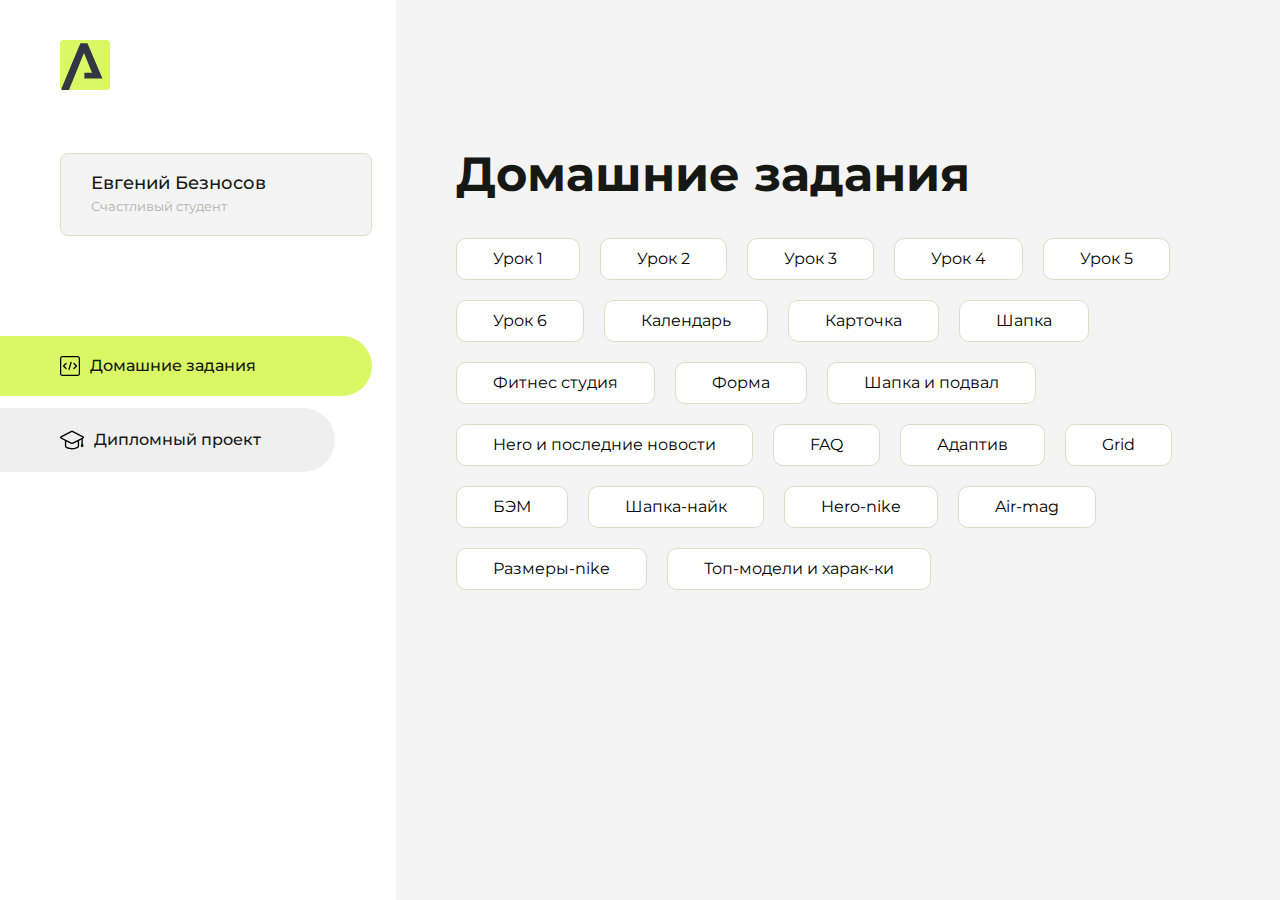
<file: index.html>
<!DOCTYPE html>
<html lang="en">
<head>
    <meta charset="UTF-8">
    <meta name="viewport" content="width=device-width, initial-scale=1.0">
    <title>Домашняя работа</title>
    <link rel="shortcut icon" href="src/logo.ico" type="image/x-icon">
    <link rel="preconnect" href="https://fonts.googleapis.com">
    <link rel="preconnect" href="https://fonts.gstatic.com" crossorigin>
    <link href="https://fonts.googleapis.com/css2?family=Montserrat:wght@400;500;700&family=Rubik:wght@500&display=swap"
          rel="stylesheet">
    <link rel="stylesheet" href="src/style.css">
</head>
<body id="body">
<div class="overlay" id="overlay"></div>
<div class="layout">
    <div class="burger" id="burger">
        <svg viewBox="0 0 24 24" fill="none" xmlns="http://www.w3.org/2000/svg">
            <g id="SVGRepo_bgCarrier" stroke-width="0"></g>
            <g id="SVGRepo_tracerCarrier" stroke-linecap="round" stroke-linejoin="round"></g>
            <g id="SVGRepo_iconCarrier">
                <path d="M4 18L20 18" stroke="#DAF765" stroke-width="2" stroke-linecap="round"></path>
                <path d="M4 12L20 12" stroke="#DAF765" stroke-width="2" stroke-linecap="round"></path>
                <path d="M4 6L20 6" stroke="#DAF765" stroke-width="2" stroke-linecap="round"></path>
            </g>
        </svg>
    </div>
    <aside class="sidebar" id="sidebar">
        <div class="sidebar__inner">
            <div class="logo">
                <svg width="50" height="50" viewBox="0 0 50 50" fill="none" xmlns="http://www.w3.org/2000/svg">
                    <g clip-path="url(#clip0_513_74730)">
                        <path d="M46.17 -0.257004H3.83C1.57281 -0.257004 -0.257 1.57281 -0.257 3.83V46.17C-0.257 48.4272 1.57281 50.257 3.83 50.257H46.17C48.4272 50.257 50.257 48.4272 50.257 46.17V3.83C50.257 1.57281 48.4272 -0.257004 46.17 -0.257004Z"
                              fill="#DAF765"/>
                        <path d="M24.375 38.4H42.461L27.441 3.1585H20.4355C20.4355 3.1585 6.7895 35.881 1.1945 49.294C2.015 50.0275 3.0945 50.257 3.6945 50.257H8.8445L23.954 13.07L32.0465 32.8285H24.375V38.4Z"
                              fill="#323843"/>
                    </g>
                    <defs>
                        <clipPath id="clip0_513_74730">
                            <rect width="50" height="50" fill="white"/>
                        </clipPath>
                    </defs>
                </svg>
            </div>
            <div class="sidebar__user">
                <div class="sidebar__name">Евгений Безносов</div>
                <div class="sidebar__text">Счастливый студент</div>
            </div>
            <div class="sidebar__tabs">
                <div class="sidebar__item">
                    <button class="sidebar__button active" id="tasks">
                        <svg xmlns="http://www.w3.org/2000/svg" width="20" height="20" viewBox="0 0 20 20" fill="none">
                            <g clip-path="url(#clip0_704_74543)">
                                <path d="M17.7083 20H2.29167C1.0275 20 0 18.9725 0 17.7083V2.29167C0 1.0275 1.0275 0 2.29167 0H17.7083C18.9725 0 20 1.0275 20 2.29167V17.7083C20 18.9725 18.9725 20 17.7083 20ZM2.29167 1.25C1.7175 1.25 1.25 1.7175 1.25 2.29167V17.7083C1.25 18.2825 1.7175 18.75 2.29167 18.75H17.7083C18.2825 18.75 18.75 18.2825 18.75 17.7083V2.29167C18.75 1.7175 18.2825 1.25 17.7083 1.25H2.29167Z"
                                      fill="black"/>
                                <path d="M6.04167 13.125C5.88167 13.125 5.72167 13.0642 5.6 12.9417L3.1 10.4417C2.85583 10.1975 2.85583 9.80167 3.1 9.5575L5.6 7.0575C5.84417 6.81333 6.24 6.81333 6.48417 7.0575C6.72833 7.30167 6.72833 7.6975 6.48417 7.94167L4.42583 10L6.48417 12.0583C6.72833 12.3025 6.72833 12.6983 6.48417 12.9425C6.36167 13.0642 6.20167 13.125 6.04167 13.125Z"
                                      fill="black"/>
                                <path d="M8.95833 14.1667C8.9 14.1667 8.84 14.1583 8.78167 14.1417C8.45083 14.0442 8.26083 13.6967 8.35833 13.3658L10.4417 6.28251C10.5392 5.95084 10.8892 5.76417 11.2175 5.85917C11.5483 5.95667 11.7383 6.30417 11.6408 6.63501L9.5575 13.7183C9.47833 13.9908 9.22833 14.1667 8.95833 14.1667Z"
                                      fill="black"/>
                                <path d="M13.9583 13.125C13.7983 13.125 13.6383 13.0642 13.5167 12.9417C13.2725 12.6975 13.2725 12.3017 13.5167 12.0575L15.575 9.99916L13.5167 7.94083C13.2725 7.69666 13.2725 7.30083 13.5167 7.05666C13.7608 6.81249 14.1567 6.81249 14.4008 7.05666L16.9008 9.55666C17.145 9.80083 17.145 10.1967 16.9008 10.4408L14.4008 12.9408C14.2783 13.0642 14.1183 13.125 13.9583 13.125Z"
                                      fill="black"/>
                            </g>
                            <defs>
                                <clipPath id="clip0_704_74543">
                                    <rect width="20" height="20" fill="white"/>
                                </clipPath>
                            </defs>
                        </svg>
                        <span>Домашние задания</span></button>
                </div>
                <div class="sidebar__item">
                    <button class="sidebar__button" id="diplom">
                        <svg xmlns="http://www.w3.org/2000/svg" width="24" height="24" viewBox="0 0 24 24" fill="none">
                            <g clip-path="url(#clip0_704_74553)">
                                <path d="M23.2628 10.5971C23.7176 10.365 24 9.90375 24 9.39337C24 8.883 23.7176 8.42175 23.2628 8.18962L12.6135 2.75362C12.2291 2.55824 11.7705 2.55787 11.3854 2.75399L0.736875 8.19C0.282375 8.42175 0 8.883 0 9.39337C0 9.90375 0.282375 10.365 0.736875 10.5971L4.89038 12.7177V18.2074C4.89038 19.8154 8.412 21.393 12 21.393C15.5884 21.393 19.1096 19.815 19.1096 18.2074V12.7174L21.4609 11.517V15.8017L20.901 17.2305C20.7409 17.6389 20.7934 18.0994 21.0405 18.4616C21.2876 18.8246 21.6979 19.041 22.1366 19.041C22.5754 19.041 22.9852 18.8246 23.2324 18.462C23.4795 18.099 23.532 17.6385 23.3719 17.2301L22.8124 15.8021V10.827L23.2628 10.5971ZM17.7623 18.1721C17.6198 18.6375 15.3491 20.0419 12 20.0419C8.65088 20.0419 6.38025 18.6375 6.2415 18.2074V12.3037L6.23887 12.3019C6.23812 12.057 6.1065 11.8207 5.87325 11.7019L1.3515 9.39337L12 3.95737L22.6489 9.39337L12 14.8294L5.87325 11.7019C5.54063 11.5331 4.6695 11.6674 4.5 12C4.33012 12.3322 4.55813 12.5479 4.89038 12.7177L11.3857 16.0331C11.5781 16.1314 11.7889 16.1805 12 16.1805C12.2107 16.1805 12.4222 16.1314 12.6146 16.0331L17.7593 13.407L17.7623 18.1721Z"
                                      fill="black"/>
                            </g>
                            <defs>
                                <clipPath id="clip0_704_74553">
                                    <rect width="24" height="24" fill="white"/>
                                </clipPath>
                            </defs>
                        </svg>
                        <span>Дипломный проект</span></button>
                </div>
            </div>
        </div>

    </aside>
    <div class="content">
        <div class="container">
            <div class="content__block" id="tasksBlock">
                <div class="content__title">Домашние задания</div>
                <ul class="content__list">
                    <li class="content__list-item">
                        <a href="hello-arokenru/index.html">Урок 1</a>
                    </li>
                         <li class="content__list-item">
                        <a href="homeworklesson10/index.html">Урок 2</a>
                    </li>
                         <li class="content__list-item">
                        <a href="homeworklesson16/index.html">Урок 3</a>
                    </li>
                         <li class="content__list-item">
                        <a href="homeworklesson22/index.html">Урок 4</a>
                    </li>
                         <li class="content__list-item">
                        <a href="homeworklesson34/index.html">Урок 5</a>
                    </li>
                         <li class="content__list-item">
                        <a href="home-work1/index.html">Урок 6</a>
                    </li>
            
                         <li class="content__list-item">
                        <a href="calendar/index.html">Календарь</a>
                    </li>
                         <li class="content__list-item">
                        <a href="kartochka/index.html">Карточка</a>
                    </li>
                               <li class="content__list-item">
                        <a href="header/index.html">Шапка</a>
                    </li>
                         <li class="content__list-item">
                        <a href="fit-studio/article.html">Фитнес студия</a>
                    </li>
                         <li class="content__list-item">
                        <a href="form/index.html">Форма</a>
                    </li>
                         <li class="content__list-item">
                        <a href="fit-studio/index.html">Шапка и подвал</a>
                    </li>
                         <li class="content__list-item">
                        <a href="fit-studio/index.html">Hero и последние новости</a>
                    </li>
                         <li class="content__list-item">
                        <a href="fit-studio/index.html">FAQ</a>
                    </li>
                         <li class="content__list-item">
                        <a href="fit-studio/index.html">Адаптив</a>
                    </li>
                         <li class="content__list-item">
                        <a href="grid/index.html">Grid</a>
                    </li>
                         <li class="content__list-item">
                        <a href="fit-studio/index.html">БЭМ</a>
                    </li>
                         <li class="content__list-item">
                        <a href="nike/index.html">Шапка-найк</a>
                    </li>
                         <li class="content__list-item">
                        <a href="nike/index.html">Hero-nike</a>
                    </li>
                         <li class="content__list-item">
                        <a href="nike/index.html">Air-mag</a>
                    </li>
                         <li class="content__list-item">
                        <a href="nike/index.html">Размеры-nike</a>
                    </li>
                         <li class="content__list-item">
                        <a href="nike/index.html">Топ-модели и харак-ки</a>
                    </li>
              
                </ul>
                
            </div>
            <div class="content__block hidden" id="diplomBlock">
                <div class="content__title">Дипломный проект</div>
                <div class="content__list-diplom">
                    <a href="ПАПКА-С-НОМЕРОМ-УРОКА">Ссылка на ДЗ</a>
                </div>
                <div class="content__decor">
                    <div class="content__decor-text">Давай проверим, чему ты научился!</div>
                    <div class="content__decor-img">
                        <img src="src/decor.png" alt="decor">
                    </div>
                </div>
            </div>
        </div>
    </div>
</div>
<script src="src/index.js"></script>
</body>
</html>
</file>
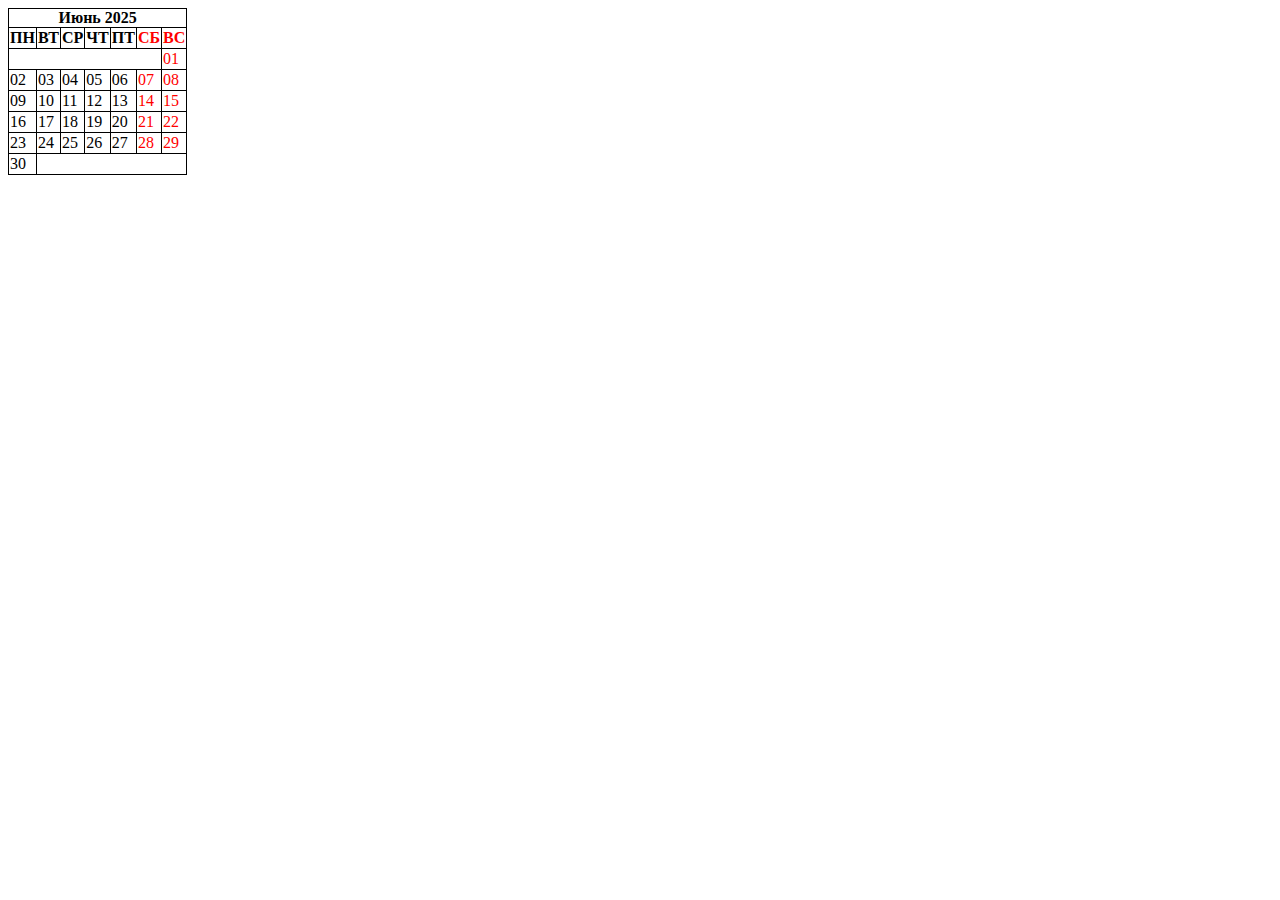
<file: calendar/index.html>
<!DOCTYPE html>
<html lang="ru">
	<head>
		<meta charset="UTF-8" />
		<meta name="viewport" content="width=device-width, initial-scale=1.0" />
		<title>Таблицы</title>
		<link rel="stylesheet" href="./css/style.css" />
	</head>
	<body>
		<table>
			<caption>
				Июнь 2025
			</caption>
			<tr>
				<th>ПН</th>
				<th>ВТ</th>
				<th>СР</th>
				<th>ЧТ</th>
				<th>ПТ</th>
				<th class="weekends">СБ</th>
				<th class="weekends">ВС</th>
			</tr>

			<tr>
				<td colspan="6"></td>
				<td class="weekends">01</td>
			</tr>
			<tr>
				<td>02</td>
				<td>03</td>
				<td>04</td>
				<td>05</td>
				<td>06</td>
				<td class="weekends">07</td>
				<td class="weekends">08</td>
			</tr>
			<tr>
				<td>09</td>
				<td>10</td>
				<td>11</td>
				<td>12</td>
				<td>13</td>
				<td class="weekends">14</td>
				<td class="weekends">15</td>
			</tr>

			<tr>
				<td>16</td>
				<td>17</td>
				<td>18</td>
				<td>19</td>
				<td>20</td>
				<td class="weekends">21</td>
				<td class="weekends">22</td>
			</tr>
			<tr>
				<td>23</td>
				<td>24</td>
				<td>25</td>
				<td>26</td>
				<td>27</td>
				<td class="weekends">28</td>
				<td class="weekends">29</td>
			</tr>
			<tr>
				<td>30</td>
				<td colspan="6"></td>
			</tr>
		</table>
	</body>
</html>
</file>
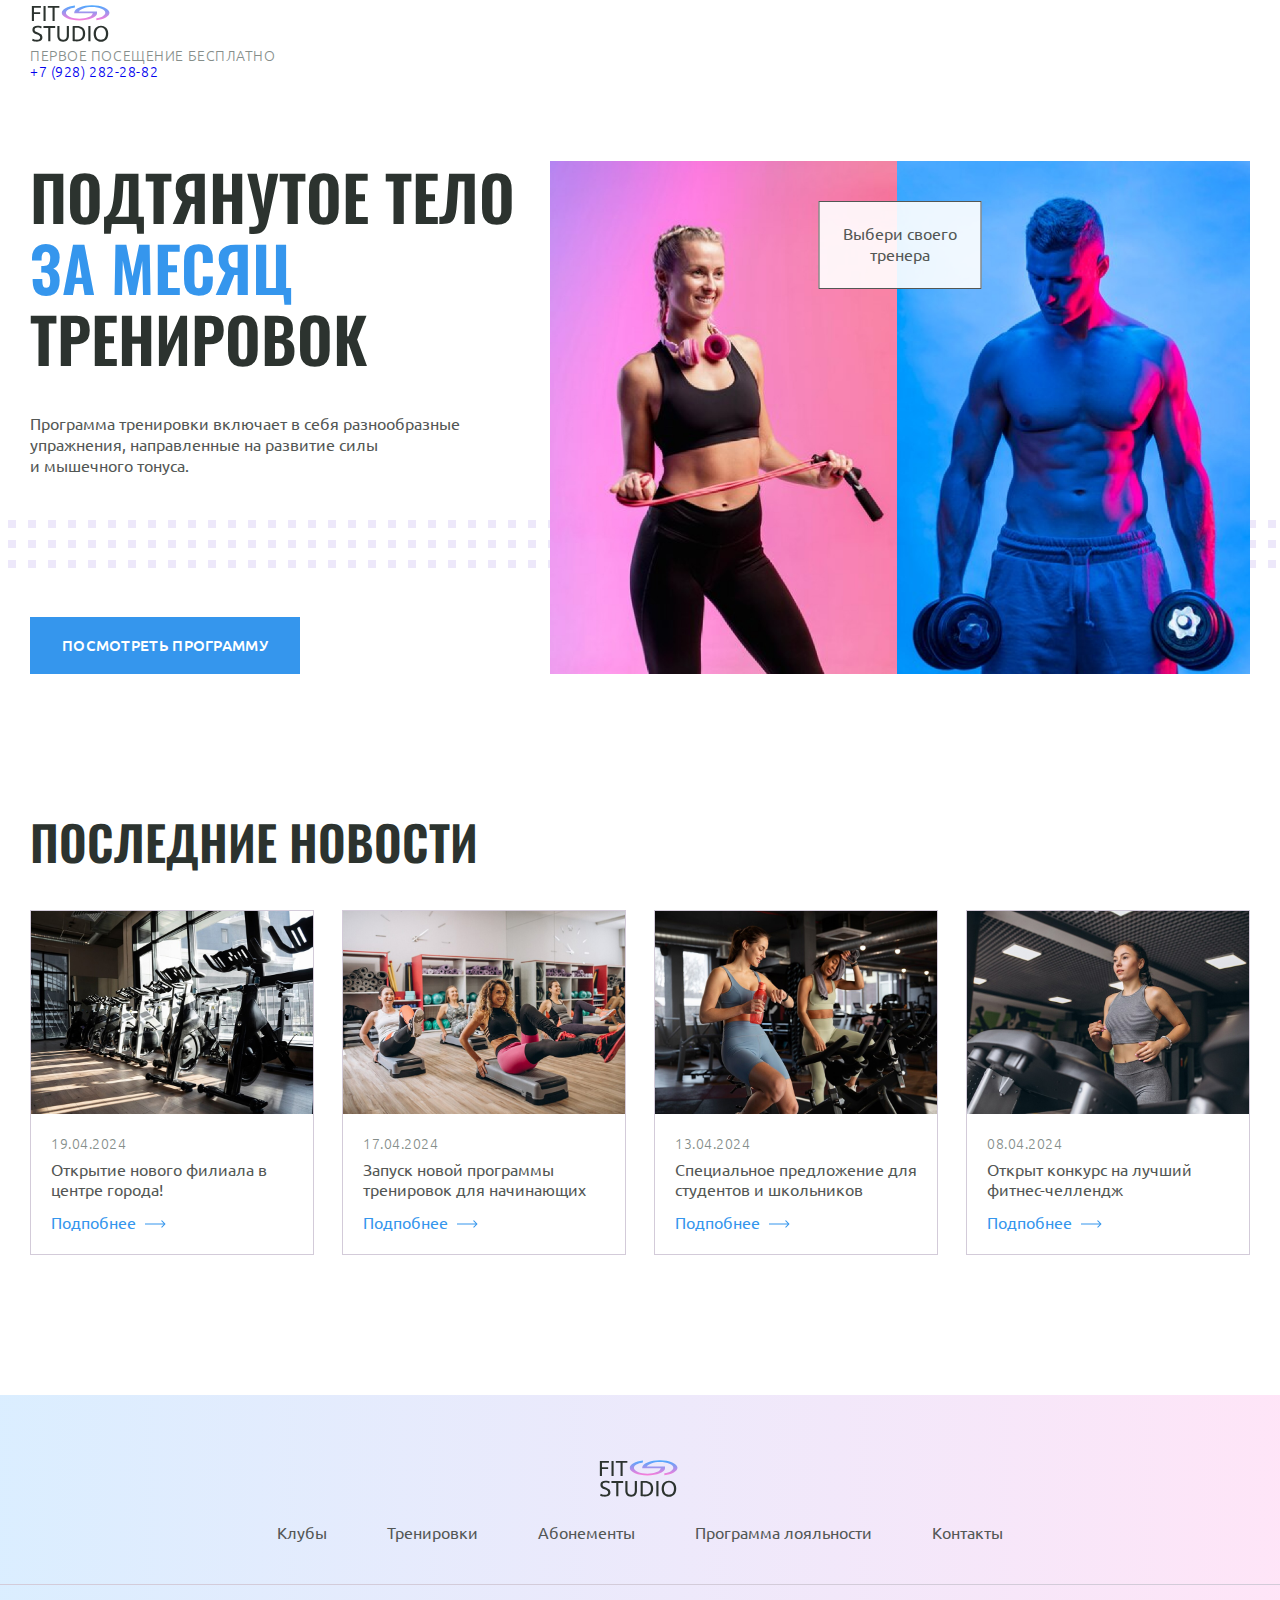
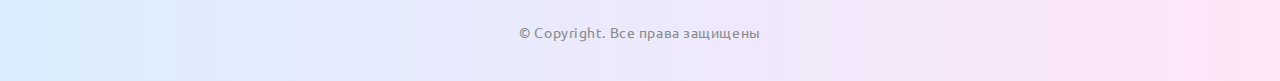
<file: fit-studio/index.html>
<!doctype html>
<html lang="ru">
	<head>
		<meta charset="UTF-8" />
		<meta name="viewport" content="width=device-width, initial-scale=1.0" />
		<title>Fit Studio - Главная</title>
		<link rel="stylesheet" href="./css/normalize.css" />
		<link rel="stylesheet" href="./css/fonts.css" />
		<link rel="stylesheet" href="./css/globals.css" />
		<link rel="stylesheet" href="./css/header.css" />
		<link rel="stylesheet" href="./css/index.css" />
		<link rel="stylesheet" href="./css/footer.css" />
		<link
			rel="icon"
			href="./images/favicon-icon.svg"
			type="image/svg+xml"
			sizes="128x128"
		/>
	</head>
	<body>
		<header>
			<div class="container">
				<div class="header-inner">
					<a href="/">
						<img
							src="./images/logo-icon.svg"
							width="84"
							height="45"
							alt="Логотип Fit Studio"
						/>
					</a>
					<div class="phone text-sub">
						<p>Первое посещение бесплатно</p>
						<a href="tel:+79282822882">+7 (928) 282-28-82</a>
					</div>
				</div>
			</div>
		</header>
		<section class="hero section">
			<div class="container hero-container">
				<div class="hero-info">
					<h1>Подтянутое тело <strong>за месяц</strong> тренировок</h1>
					<p class="text">
						Программа тренировки включает в себя разнообразные упражнения,
						направленные на развитие силы и мышечного тонуса.
					</p>
					<a class="button" href="#">Посмотреть программу</a>
				</div>
				<div class="hero-images">
					<p class="hero-choose text">Выбери своего тренера</p>
					<img
						src="./images/sporty-women-img.jpg"
						width="347"
						height="513"
						alt="Спортивная девушка держит в руках скакалку"
					/>
					<img
						src="./images/sporty-man-img.jpg"
						width="353"
						height="513"
						alt="Спортивный мужчина держит в руках гантели"
					/>
				</div>
			</div>
		</section>
		<section class="news section">
			<div class="container">
				<h2 class="title-large">Последние новости</h2>
				<div class="news-container">
					<article class="news-article">
						<header>
							<img
								src="./images/news/news-1-img.jpg"
								alt="Велодорожки в спортивном зале"
								width="284"
								height="203"
							/>
							<div class="news-info">
								<time class="news-date text-sub" datetime="2024-04-19">
									19.04.2024
								</time>
								<h3 class="text">Открытие нового филиала в центре города!</h3>
							</div>
						</header>
						<footer>
							<a class="news-link" href="article.html">Подпобнее</a>
						</footer>
					</article>
					<article class="news-article">
						<header>
							<img
								src="./images/news/news-2-img.jpg"
								alt="Группа женщин занимается спортом"
								width="284"
								height="203"
							/>
							<div class="news-info">
								<time class="news-date text-sub" datetime="2024-04-17">
									17.04.2024
								</time>
								<h3 class="text">
									Запуск новой программы тренировок для начинающих
								</h3>
							</div>
						</header>
						<footer>
							<a class="news-link" href="article.html">Подпобнее</a>
						</footer>
					</article>
					<article class="news-article">
						<header>
							<img
								src="./images/news/news-3-img.jpg"
								alt="Две девушки занимаются на велотренажере"
								width="284"
								height="203"
							/>
							<div class="news-info">
								<time class="news-date text-sub" datetime="2024-04-13">
									13.04.2024
								</time>
								<h3 class="text">
									Специальное предложение для студентов и школьников
								</h3>
							</div>
						</header>
						<footer>
							<a class="news-link" href="article.html">Подпобнее</a>
						</footer>
					</article>
					<article class="news-article">
						<header>
							<img
								src="./images/news/news-4-img.jpg"
								alt="Девушка на беговой дорожке"
								width="284"
								height="203"
							/>
							<div class="news-info">
								<time class="news-date text-sub" datetime="2024-04-08">
									08.04.2024
								</time>
								<h3 class="text">Открыт конкурс на лучший фитнес-челлендж</h3>
							</div>
						</header>
						<footer>
							<a class="news-link" href="article.html">Подпобнее</a>
						</footer>
					</article>
				</div>
			</div>
		</section>
		<footer class="footer">
			<div class="footer-top">
				<div class="container">
					<a class="footer-logo" href="/">
						<img
							src="./images/logo-icon.svg"
							width="84"
							height="45"
							alt="Логотип Fit Studio"
						/>
					</a>
					<nav class="menu">
						<ul>
							<li><a href="#">Клубы</a></li>
							<li><a href="#">Тренировки</a></li>
							<li><a href="#">Абонементы</a></li>
							<li><a href="#">Программа лояльности</a></li>
							<li><a href="#">Контакты</a></li>
						</ul>
					</nav>
				</div>
			</div>
			<div class="container">
				<p class="copyright">&copy; Copyright. Все права защищены</p>
			</div>
		</footer>
	</body>
</html>
</file>
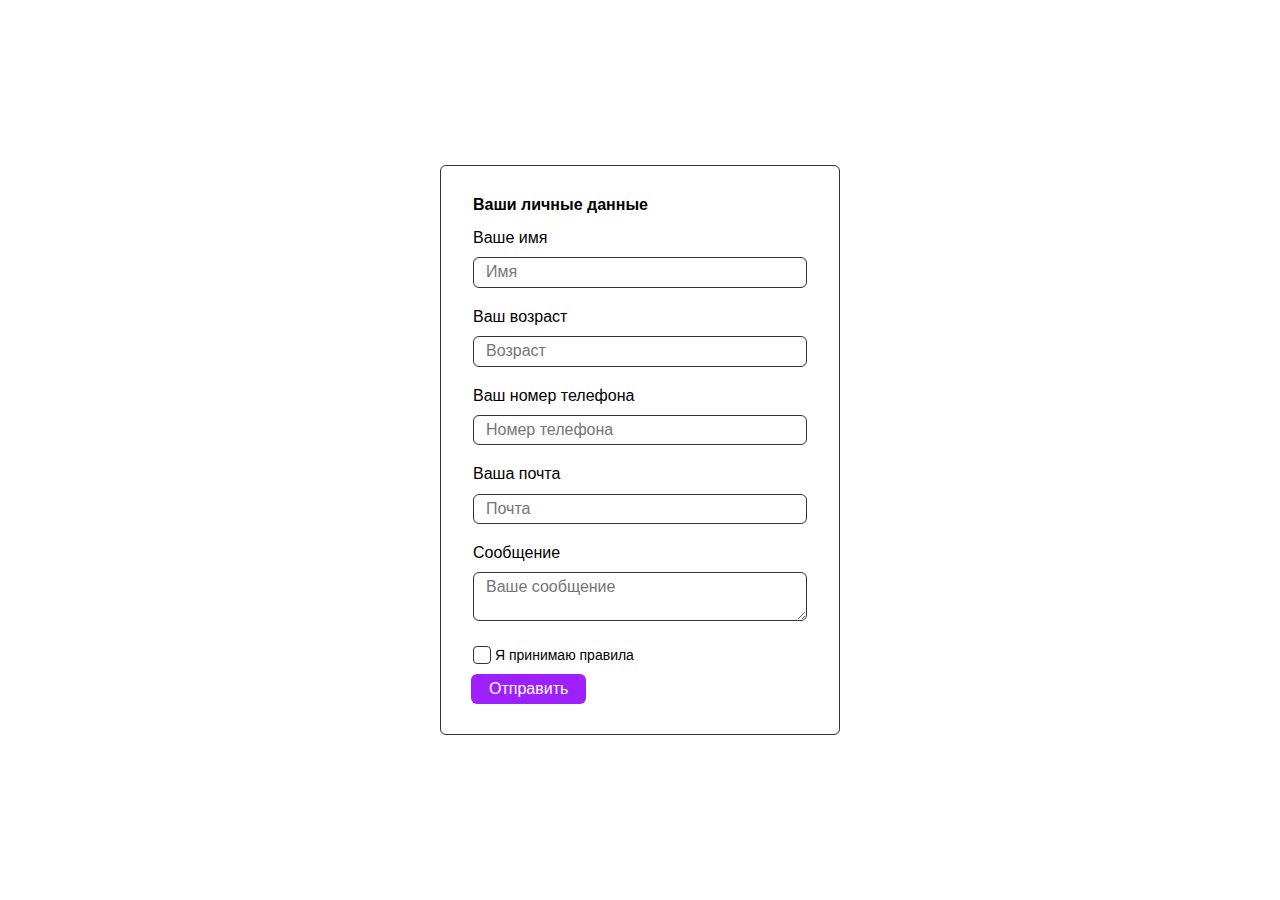
<file: form/index.html>
<!DOCTYPE html>
<html lang="ru">
  <head>
    <meta charset="UTF-8" />
    <meta name="viewport" content="width=device-width, initial-scale=1.0" />
    <title>Стилизация формы</title>
    <link rel="stylesheet" href="./css/normalize.css" />
    <link rel="stylesheet" href="./css/style.css" />
  </head>
  <body>
    <form class="form">
      <fieldset class="form-group">
        <legend class="form-group-title">Ваши личные данные</legend>
        <label for="name" class="label">Ваше имя</label>
        <input
          id="name"
          class="input"
          type="text"
          placeholder="Имя"
          name="name"
          required
        />
        <label for="age" class="label">Ваш возраст</label>
        <input
          id="age"
          class="input"
          type="number"
          placeholder="Возраст"
          name="age"
          required
        />
        <label for="phone" class="label">Ваш номер телефона</label>
        <input
          id="phone"
          class="input"
          type="tel"
          placeholder="Номер телефона"
          name="phone"
          required
        />
        <label for="email" class="label">Ваша почта</label>
        <input
          id="email"
          class="input"
          type="email"
          placeholder="Почта"
          name="email"
          required
        />
      </fieldset>
      <fieldset class="form-group">
        <label for="message" class="label">Сообщение</label>
        <textarea
          id="message"
          class="textarea"
          placeholder="Ваше сообщение"
          name="message"
          required
        ></textarea>
        <label class="label checkbox-label">
          <input class="checkbox" type="checkbox" name="checkbox" required />
          <span class="checkbox-text">Я принимаю правила</span>
        </label>
      </fieldset>
      <button class="button">Отправить</button>
    </form>
  </body>
</html>
</file>
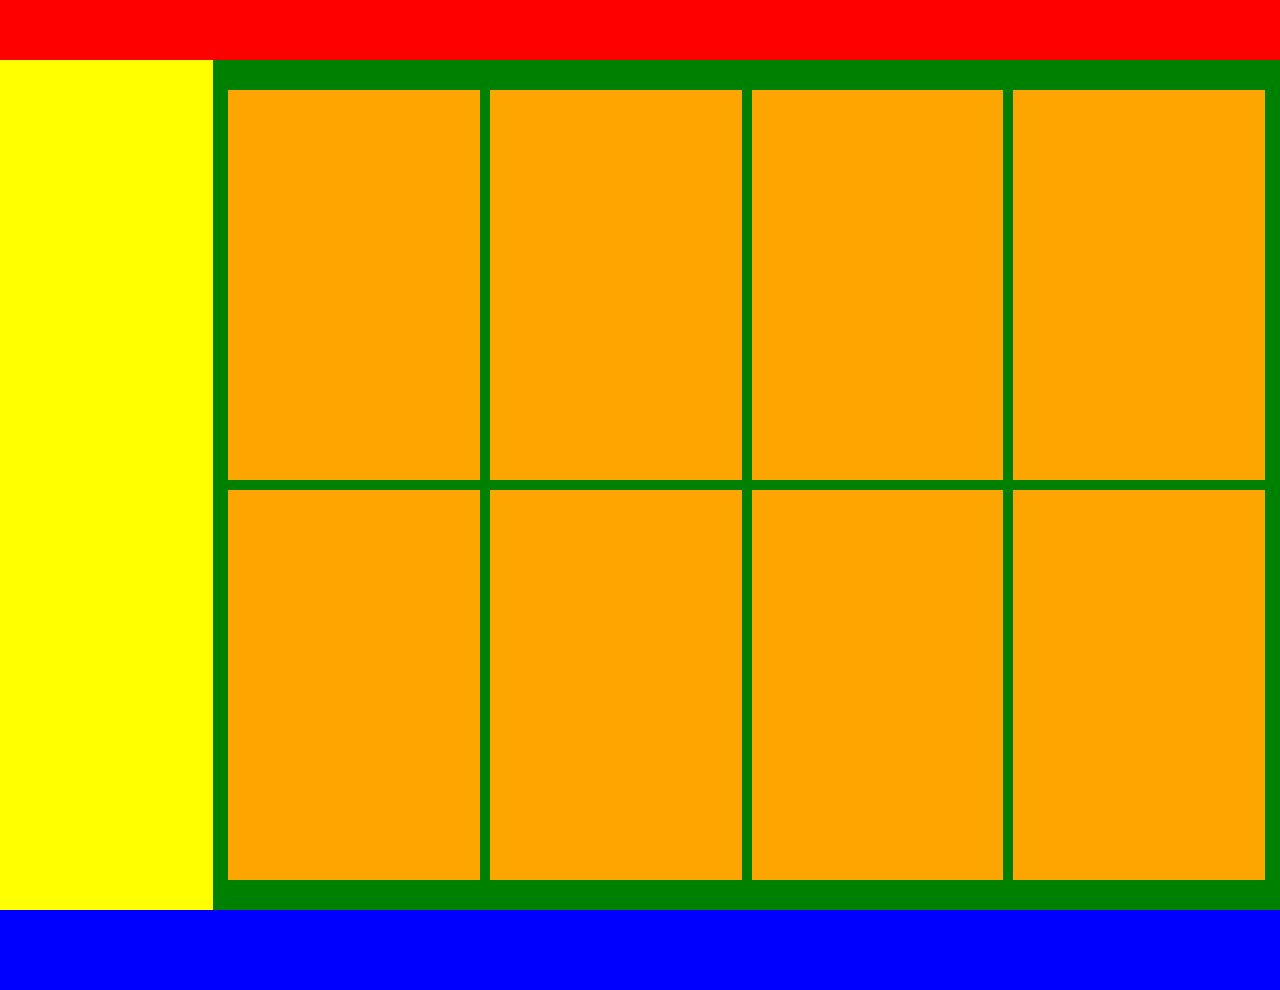
<file: grid/index.html>
<!doctype html>
<html lang="ru">
	<head>
		<meta charset="UTF-8" />
		<meta name="viewport" content="width=device-width, initial-scale=1.0" />
		<title>Grid</title>
		<link rel="stylesheet" href="./index.css" />
	</head>
	<body>
		<div class="wrapper">
			<header class="header"></header>
			<aside class="aside"></aside>
			<main class="main">
				<div class="container grid-container">
					<article class="article"></article>
					<article class="article"></article>
					<article class="article"></article>
					<article class="article"></article>
					<article class="article"></article>
					<article class="article"></article>
					<article class="article"></article>
					<article class="article"></article>
				</div>
			</main>
			<footer class="footer"></footer>
		</div>
	</body>
</html>
</file>
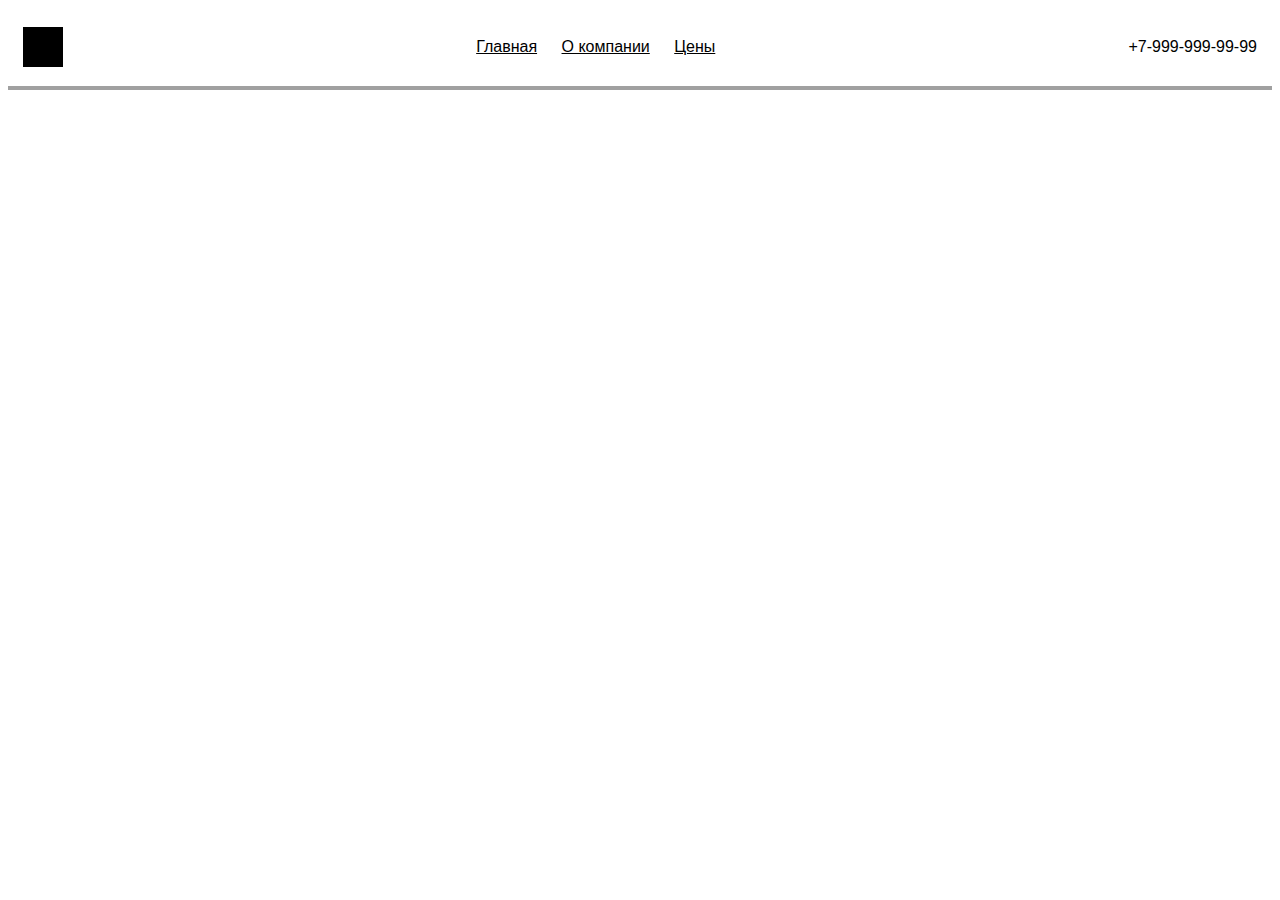
<file: header/index.html>
<!doctype html>
<html lang="ru">
	<head>
		<meta charset="UTF-8" />
		<meta name="viewport" content="width=device-width, initial-scale=1.0" />
		<title>Header</title>
		<link rel="stylesheet" href="./index.css" />
	</head>
	<body>
		<header>
			<a class="logo" href="#"></a>
			<div>
				<a class="nav" href="#">Главная</a>
				<a class="nav" href="#">О компании</a>
				<a class="nav" href="#">Цены</a>
			</div>
			<a class="tel" href="tel:+79999999999">+7-999-999-99-99</a>
		</header>
	</body>
</html>
</file>
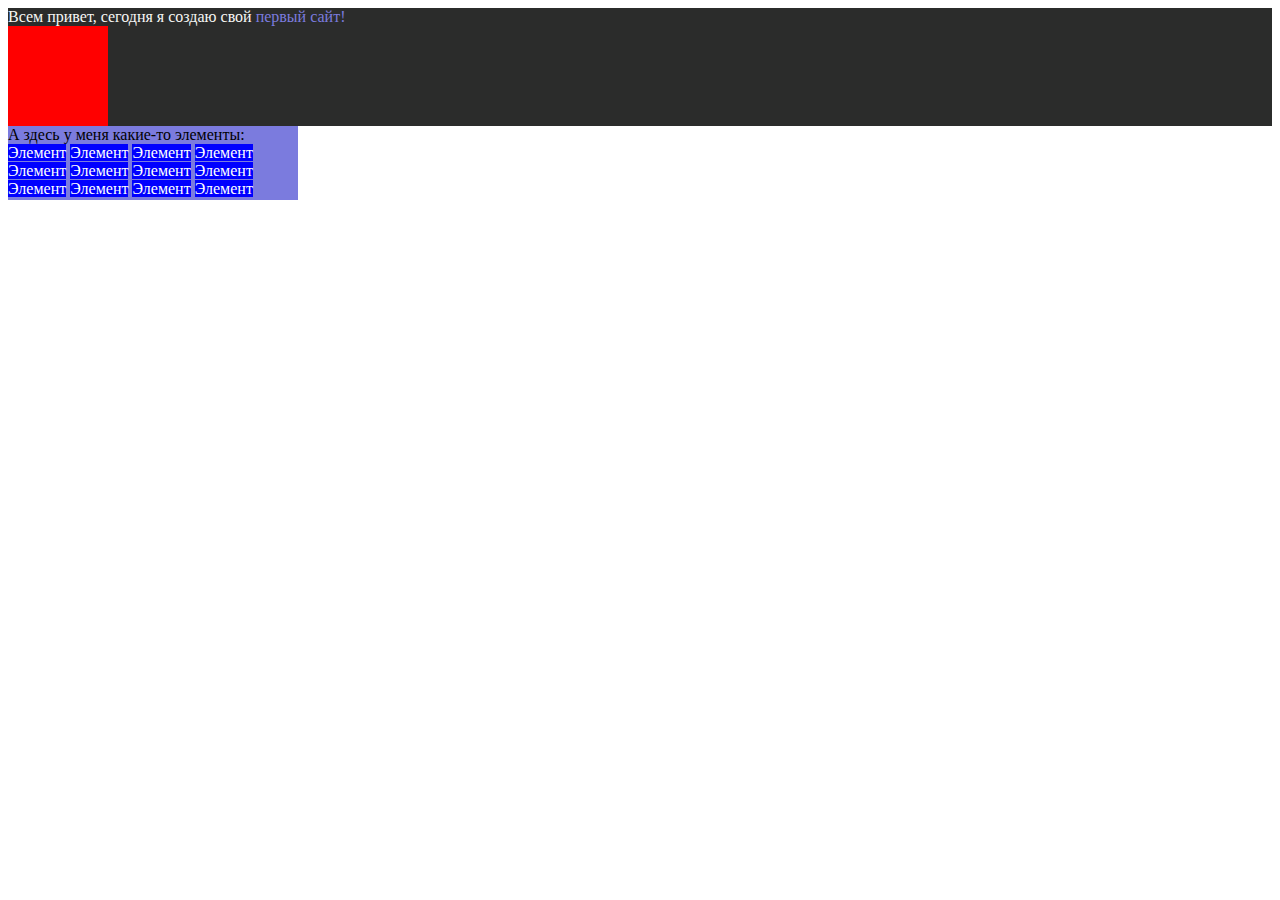
<file: homeworklesson10/index.html>
<!DOCTYPE html>
<html lang="en">
<head>
  <meta charset="UTF-8">
  <meta name="viewport" content="width=device-width, initial-scale=1.0">
  <title>lesson10homework</title>
  <link rel="shortcut icon" href="html-logo.svg" type="image/x-icon">
  <style>

    div {
      background: #2b2c2b;
      color: #f7f7f5;
      height: 118px;
    }
    .block1 {
      background: #2b2c2b;
      color: #7b7bde;
    }
    .block3 {
      background: #7b7bde;
      color: black;
      width: 290px;
      height: 74px;
    }
    .block2 {
      background: red;
      width: 100px;
      height: 100px;
    }
    span {
      background: blue;
      color: white;
    }

  </style>
</head>
<body>
<div>Всем привет, сегодня я создаю свой
  <span class="block1">первый сайт!</span> 
  <div class="block2"></div>
  <div class="block3">А здесь у меня какие-то элементы:       
  <span>Элемент</span>
  <span>Элемент</span>
  <span>Элемент</span>
  <span>Элемент</span>
  <span>Элемент</span>
  <span>Элемент</span>
  <span>Элемент</span>
  <span>Элемент</span>
  <span>Элемент</span>
  <span>Элемент</span>
  <span>Элемент</span>
  <span>Элемент</span>
  </div>
</div>
</body>
</html>
</file>
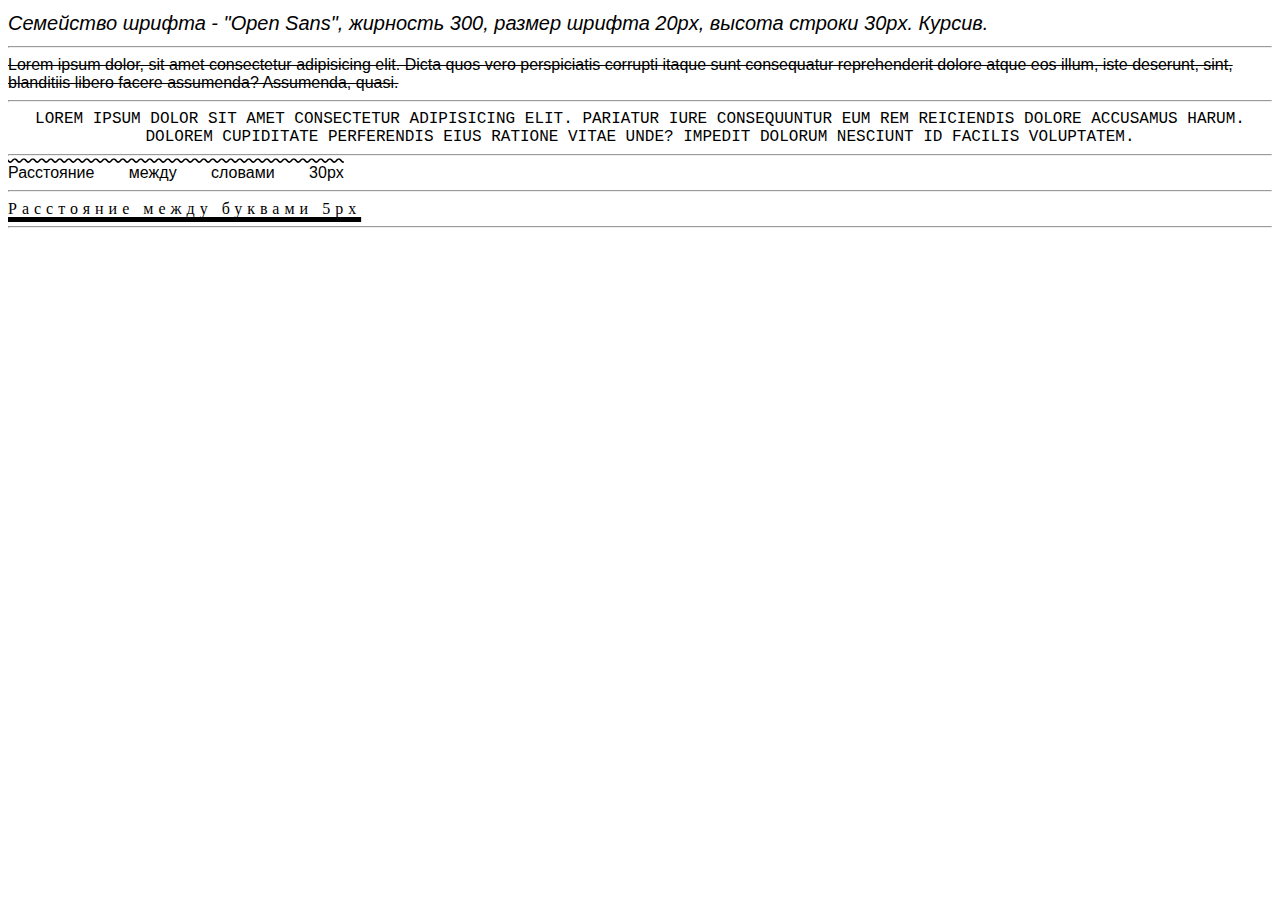
<file: homeworklesson34/index.html>
<!DOCTYPE html>
<html lang="en">

<head>
  <meta charset="UTF-8">
  <meta name="viewport" content="width=device-width, initial-scale=1.0">
  <title>homeworklesson34</title>
  <link rel="shortcut icon" href="html-logo.svg" type="image/x-icon">
  <link rel="stylesheet" href="css/style.css">
</head>

<body>
  <div class="some-text1">
    Семейство шрифта - "Open Sans", жирность 300, размер шрифта 20px, высота строки 30px. Курсив.
  </div>
  <hr>
  <div class="some-text2">
    Lorem ipsum dolor, sit amet consectetur adipisicing elit. Dicta quos vero perspiciatis corrupti itaque sunt
    consequatur reprehenderit dolore atque eos illum, iste deserunt, sint, blanditiis libero facere assumenda?
    Assumenda, quasi.
  </div>
  <hr>
  <div class="some-text3">
    Lorem ipsum dolor sit amet consectetur adipisicing elit. Pariatur iure consequuntur eum rem reiciendis dolore
    accusamus harum. Dolorem cupiditate perferendis eius ratione vitae unde? Impedit dolorum nesciunt id facilis
    voluptatem.
  </div>
  <hr>
  <div class="some-text4">
    Расстояние между словами 30px
    </div>
    <hr>
  <div class="some-text5">
    Расстояние между буквами 5px
  </div>
  <hr>
</body>

</html>
</file>
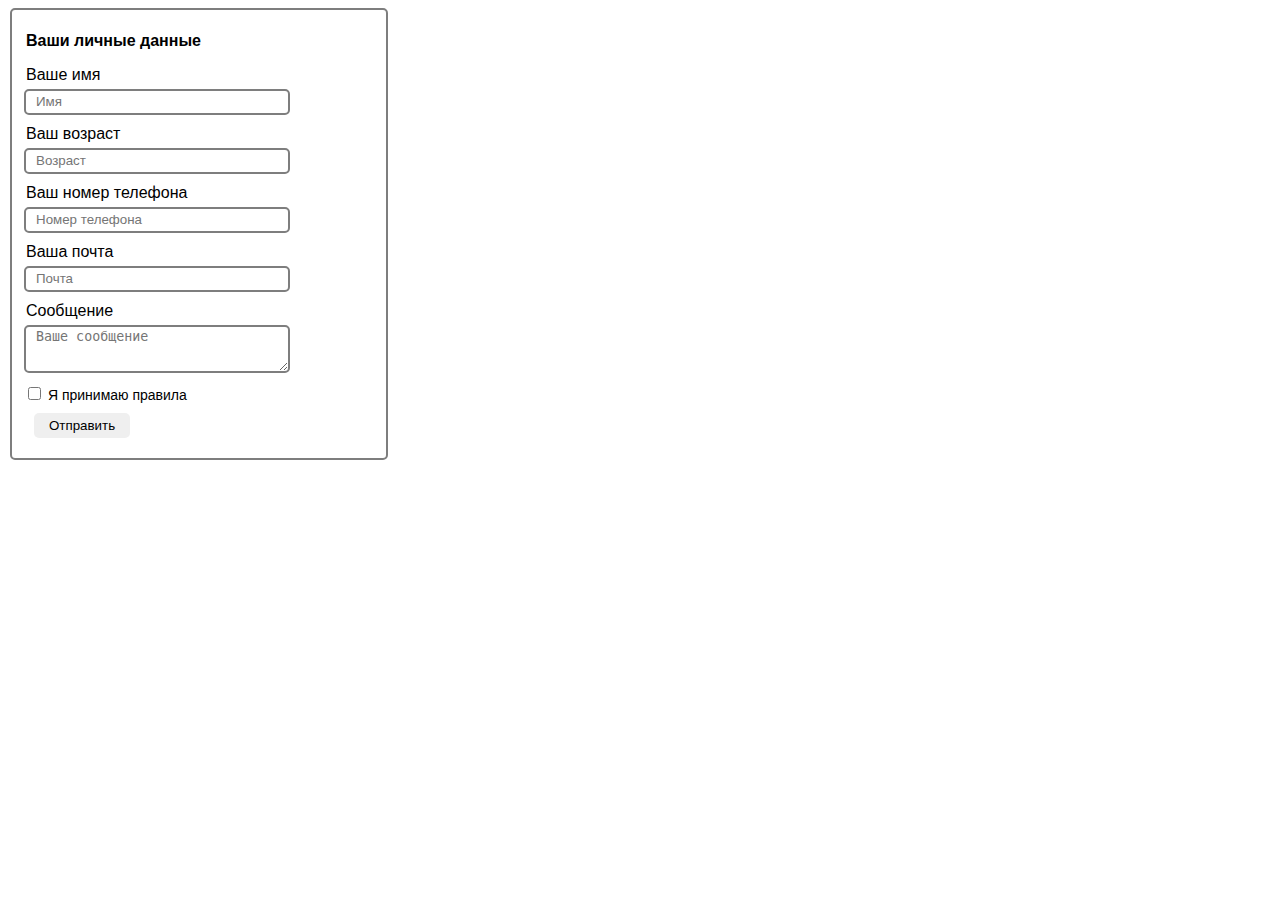
<file: kartochka/index.html>
<!DOCTYPE html>
<html lang="ru">
	<head>
		<meta charset="UTF-8" />
		<meta name="viewport" content="width=device-width, initial-scale=1.0" />
		<title>Таблицы</title>
		<link rel="stylesheet" href="./css/style.css" />
	</head>
	<body>
		<form>
			<fieldset>
				<label>
					<p>Ваши личные данные</p>
					<legend>Ваше имя</legend>
					<input
						class="forma"
						type="text"
						required
						placeholder="Имя"
						name="name"
					/>
					<legend>Ваш возраст</legend>
					<input
						class="forma"
						type="number"
						inputmode="numeric"
						placeholder="Возраст"
						name="age"
					/>
					<legend>Ваш номер телефона</legend>
					<input
						class="forma"
						type="tel"
						inputmode="tel"
						required
						placeholder="Номер телефона"
						name="tel"
					/>
					<legend>Ваша почта</legend>
					<input
						class="forma"
						type="email"
						inputmode="email"
						required
						placeholder="Почта"
						name="email"
					/>

					<legend>Сообщение</legend>
					<textarea required placeholder="Ваше сообщение"></textarea>
					<label class="label">
						<input class="checkbox" type="checkbox" required />
						Я принимаю правила
					</label>
				</label>

				<button>Отправить</button>
			</fieldset>
		</form>
	</body>
</html>
</file>
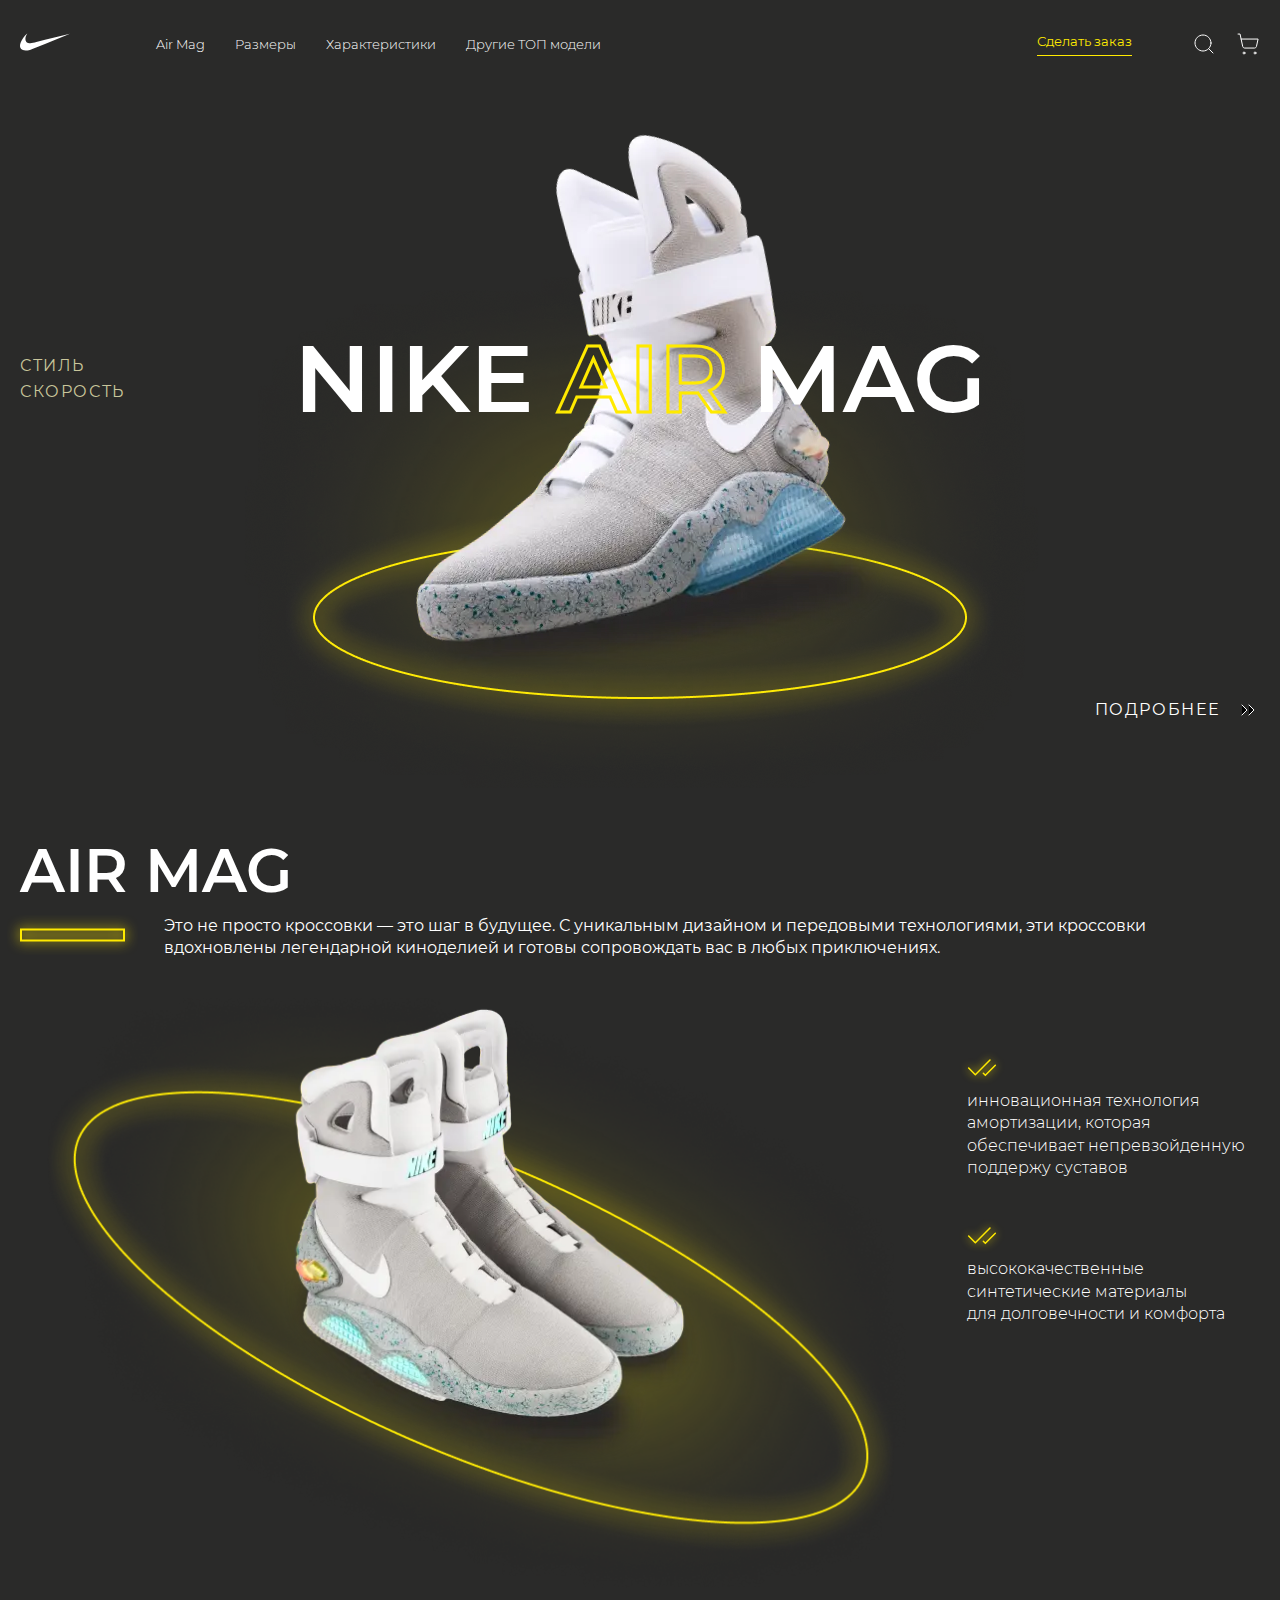
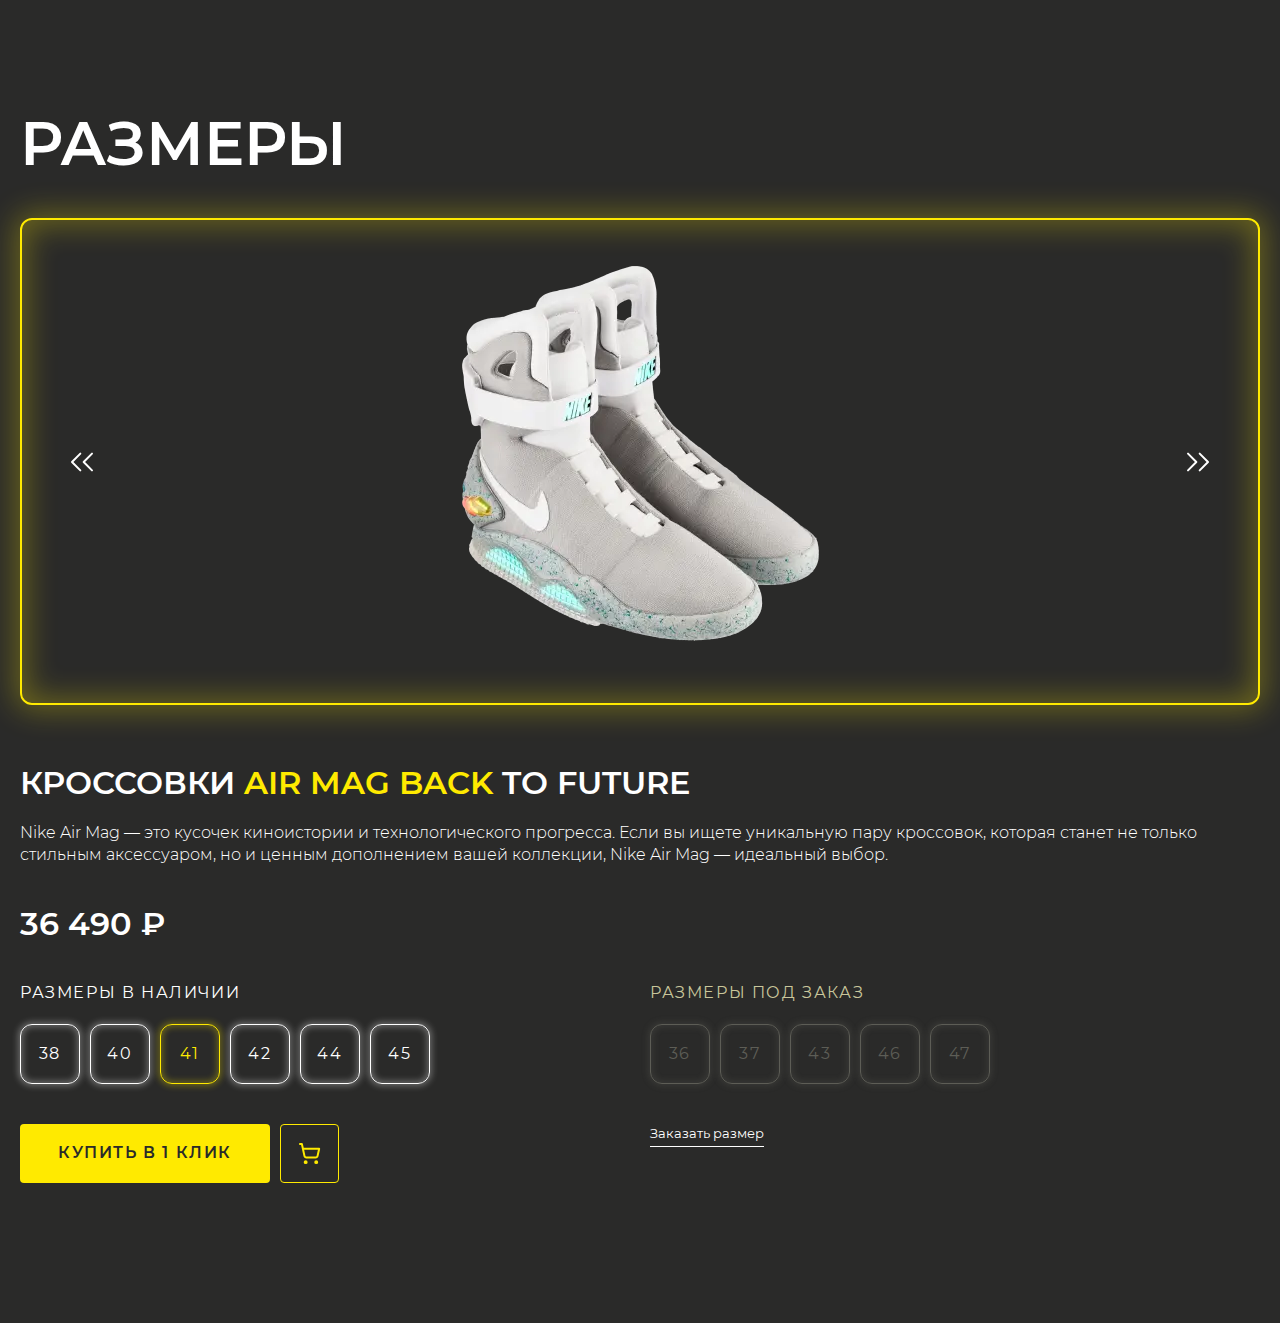
<file: nike/index.html>
<!DOCTYPE html>
<html class="page" lang="ru">
  <head>
    <meta charset="UTF-8" />
    <meta name="viewport" content="width=device-width, initial-scale=1.0" />
    <link rel="stylesheet" href="./css/index.css" />
    <link
      rel="stylesheet"
      href="https://cdn.jsdelivr.net/npm/swiper@11/swiper-bundle.min.css"
    />
    <link
      rel="shortcut icon"
      href="./icons/nike-favicon-48x48.ico"
      type="image/x-icon"
    />
    <script
      src="https://cdn.jsdelivr.net/npm/swiper@11/swiper-bundle.min.js"
      defer
    ></script>
    <script src="./js/index.js" type="module"></script>
    <title>Nike Air Mag</title>
  </head>
  <body class="page__body">
    <header class="header">
      <div class="container header__container">
        <a class="logo header__logo" href="#">
          <img
            class="logo__img"
            src="./icons/logo-icon.svg"
            width="50"
            height="20"
            alt="Логотип Nike"
          />
        </a>
        <nav
          class="menu header__menu"
          id="header__menu"
          aria-label="Главное меню"
        >
          <ul class="menu__list">
            <li class="menu__item">
              <a class="menu__link" href="#air-mag" lang="en">Air Mag</a>
            </li>
            <li class="menu__item">
              <a class="menu__link" href="#sizes">Размеры</a>
            </li>
            <li class="menu__item">
              <a class="menu__link" href="#characteristics">Характеристики</a>
            </li>
            <li class="menu__item">
              <a class="menu__link" href="#top-models">Другие ТОП модели</a>
            </li>
          </ul>
        </nav>
        <div class="header__controls">
          <a class="header__order" href="#">Сделать заказ</a>
          <div class="header__actions">
            <button
              class="header__actions-button"
              title="Поиск"
              aria-label="Поиск"
            >
              <svg width="24" height="24">
                <use
                  class="header__actions-icon"
                  href="./icons/sprite.svg#search"
                ></use>
              </svg>
            </button>
            <button
              class="header__actions-button"
              title="Корзина"
              aria-label="Корзина"
            >
              <svg width="24" height="24">
                <use
                  class="header__actions-icon"
                  href="./icons/sprite.svg#cart"
                ></use>
              </svg>
            </button>
            <button
              class="header__burger burger"
              aria-label="Открыть меню"
              aria-expanded="false"
              aria-controls="header__menu"
            >
              <svg width="24" height="24">
                <use
                  class="burger__icon-menu"
                  href="./icons/sprite.svg#menu-burger"
                ></use>
                <use
                  class="burger__icon-cross"
                  href="./icons/sprite.svg#menu-cross"
                ></use>
              </svg>
            </button>
          </div>
        </div>
      </div>
    </header>
    <main class="main">
      <section class="hero">
        <div class="container hero__container">
          <header class="hero__header">
            <ul class="hero__benefits-list">
              <li class="hero__benefits-item">стиль</li>
              <li class="hero__benefits-item">скорость</li>
            </ul>
            <h1 class="hero__title">
              Nike <span class="hero__title-accent">air</span> mag
            </h1>
          </header>
          <picture>
            <source srcset="./images/nike-air-mag-1.webp" type="image/webp" />
            <img
              class="hero__img"
              src="./images/nike-air-mag-1.png"
              width="846"
              height="713"
              alt="Кроссовок Nike Air Mag с желтым кольцом под подошвой"
            />
          </picture>
          <footer class="hero__footer">
            <a class="hero__details" href="#">
              Подробнее
              <svg width="24" height="24">
                <use
                  class="hero__details-icon"
                  href="./icons/main-sprite.svg#arrow-right"
                ></use>
              </svg>
            </a>
          </footer>
        </div>
      </section>
      <section id="air-mag" class="air-mag">
        <div class="container">
          <h2 class="air-mag__title title-md">Air Mag</h2>
          <p class="air-mag__description text-regular">
            Это не просто кроссовки — это шаг в будущее. С уникальным дизайном и
            передовыми технологиями, эти кроссовки вдохновлены легендарной
            киноделией и готовы сопровождать вас в любых приключениях.
          </p>
          <div class="air-mag__info-wrapper">
            <picture>
              <source srcset="./images/nike-air-mag-2.webp" type="image/webp" />
              <img
                class="air-mag__img"
                src="./images/nike-air-mag-2.png"
                width="911"
                height="635"
                loading="lazy"
                alt="Кроссовки Nike Air Mag с желтым кольцом вокруг"
              />
            </picture>
            <ul class="air-mag__info-list text-light">
              <li class="air-mag__info-item">
                инновационная технология амортизации, которая обеспечивает
                непревзойденную поддержу суставов
              </li>
              <li class="air-mag__info-item">
                высококачественные синтетические материалы для долговечности
                и комфорта
              </li>
            </ul>
          </div>
        </div>
      </section>
      <section id="sizes" class="sizes section">
        <div class="container">
          <h2 class="sizes__title title-md section__title">Размеры</h2>
          <section class="product">
            <div class="product__slider-wrapper">
              <button
                class="product__slider-button product__slider-button--prev"
                aria-label="Предыдущий слайд"
              >
                <svg width="40" height="40">
                  <use
                    class="product__slider-button-icon"
                    href="./icons/main-sprite.svg#double-arrow"
                  ></use>
                </svg>
              </button>
              <div class="swiper product__slider">
                <div class="swiper-wrapper">
                  <div class="swiper-slide">
                    <div class="product__slide-inner">
                      <picture>
                        <source
                          srcset="
                            ./images/product-slides/nike-air-mag-slide-1.webp
                          "
                        />
                        <img
                          src="./images/product-slides/nike-air-mag-slide-1.png"
                          class="product__slide-img"
                          width="357"
                          height="375"
                          alt="Кроссовки Nike Air Mag, вид спереди"
                        />
                      </picture>
                    </div>
                  </div>
                  <div class="swiper-slide">
                    <div class="product__slide-inner">
                      <picture>
                        <source
                          srcset="
                            ./images/product-slides/nike-air-mag-slide-2.webp
                          "
                        />
                        <img
                          src="./images/product-slides/nike-air-mag-slide-2.png"
                          class="product__slide-img"
                          width="408"
                          height="375"
                          alt="Кроссовки Nike Air Mag, вид сзади"
                        />
                      </picture>
                    </div>
                  </div>
                  <div class="swiper-slide">
                    <div class="product__slide-inner">
                      <picture>
                        <source
                          srcset="
                            ./images/product-slides/nike-air-mag-slide-3.webp
                          "
                        />
                        <img
                          src="./images/product-slides/nike-air-mag-slide-3.png"
                          class="product__slide-img"
                          width="442"
                          height="375"
                          alt="Кроссовки Nike Air Mag, вид сбоку"
                        />
                      </picture>
                    </div>
                  </div>
                </div>
              </div>
              <button
                class="product__slider-button product__slider-button--next"
                aria-label="Следующий слайд"
              >
                <svg width="40" height="40">
                  <use
                    class="product__slider-button-icon"
                    href="./icons/main-sprite.svg#double-arrow"
                  ></use>
                </svg>
              </button>
            </div>
            <h3 class="product__title title-sm">
              Кроссовки
              <strong class="product__title-accent">Air Mag Back</strong> To
              Future
            </h3>
            <p class="product__description text-light">
              Nike Air Mag — это кусочек киноистории и технологического
              прогресса. Если вы ищете уникальную пару кроссовок, которая станет
              не только стильным аксессуаром, но и ценным дополнением вашей
              коллекции, Nike Air Mag — идеальный выбор.
            </p>
            <p class="product__price title-sm">36 490 ₽</p>
            <div class="product__sizes-wrapper">
              <section class="product__sizes">
                <h4 class="product__sizes-title product__sizes-title--in-stock">
                  Размеры в наличии
                </h4>
                <div class="product__sizes-list" data-sizes="list">
                  <button
                    class="product__sizes-button"
                    aria-label="Выбрать размер"
                    title="Выбрать размер"
                    data-sizes="button"
                  >
                    38
                  </button>
                  <button
                    class="product__sizes-button"
                    aria-label="Выбрать размер"
                    title="Выбрать размер"
                    data-sizes="button"
                  >
                    40
                  </button>
                  <button
                    class="product__sizes-button product__sizes-button--active"
                    aria-label="Выбрать размер"
                    title="Выбрать размер"
                    data-sizes="button"
                  >
                    41
                  </button>
                  <button
                    class="product__sizes-button"
                    aria-label="Выбрать размер"
                    title="Выбрать размер"
                    data-sizes="button"
                  >
                    42
                  </button>
                  <button
                    class="product__sizes-button"
                    aria-label="Выбрать размер"
                    title="Выбрать размер"
                    data-sizes="button"
                  >
                    44
                  </button>
                  <button
                    class="product__sizes-button"
                    aria-label="Выбрать размер"
                    title="Выбрать размер"
                    data-sizes="button"
                  >
                    45
                  </button>
                </div>
                <div class="product__buy-wrapper">
                  <button class="product__buy-button">Купить в 1 клик</button>
                  <button
                    class="product__cart-button"
                    aria-label="Добавить в корзину"
                    title="Добавить в корзину"
                  >
                    <img
                      src="./icons/cart-icon.svg"
                      width="23"
                      height="23"
                      loading="lazy"
                      alt="Корзина"
                    />
                  </button>
                </div>
              </section>
              <section class="product__sizes">
                <h4 class="product__sizes-title product__sizes-title--to-order">
                  Размеры под заказ
                </h4>
                <div class="product__sizes-list">
                  <button class="product__sizes-button" disabled>36</button>
                  <button class="product__sizes-button" disabled>37</button>
                  <button class="product__sizes-button" disabled>43</button>
                  <button class="product__sizes-button" disabled>46</button>
                  <button class="product__sizes-button" disabled>47</button>
                </div>
                <a href="#" class="product__sizes-order-link">
                  Заказать размер
                </a>
              </section>
            </div>
          </section>
        </div>
      </section>
    </main>
  </body>
</html>
</file>
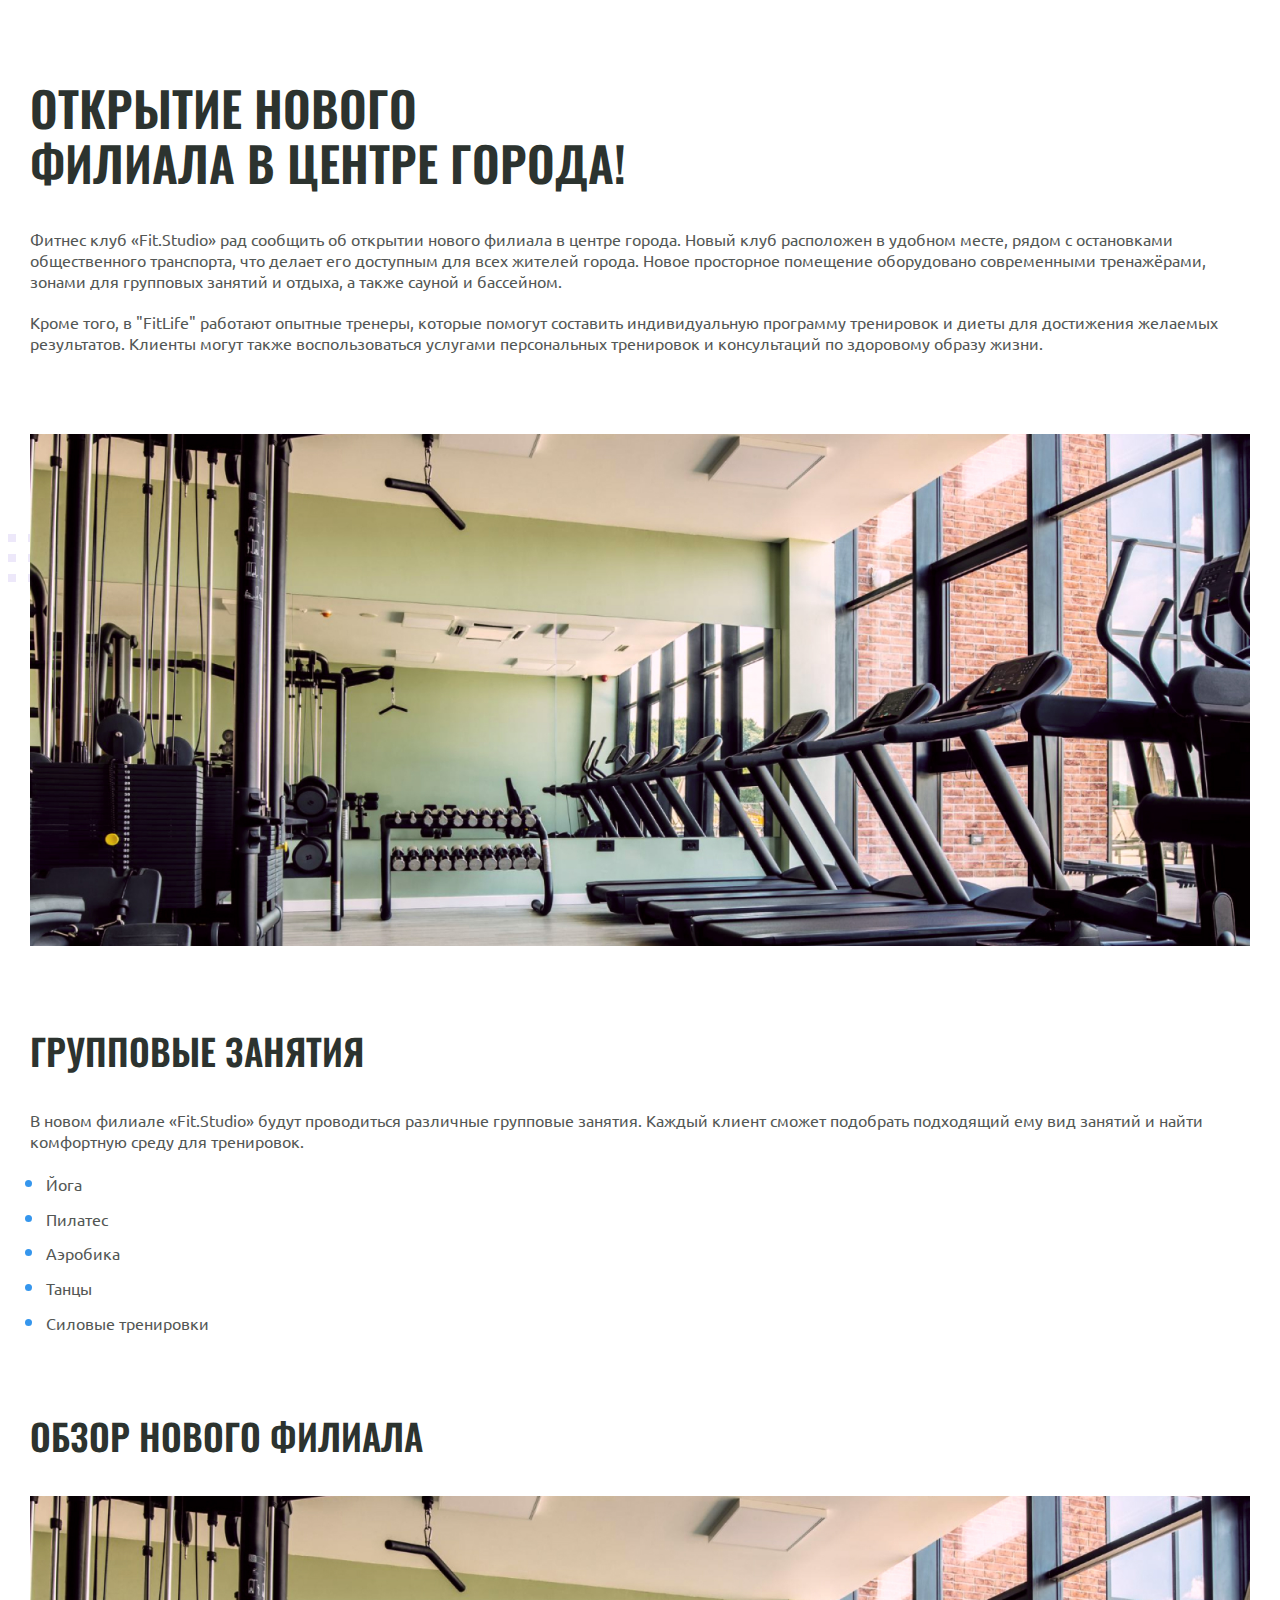
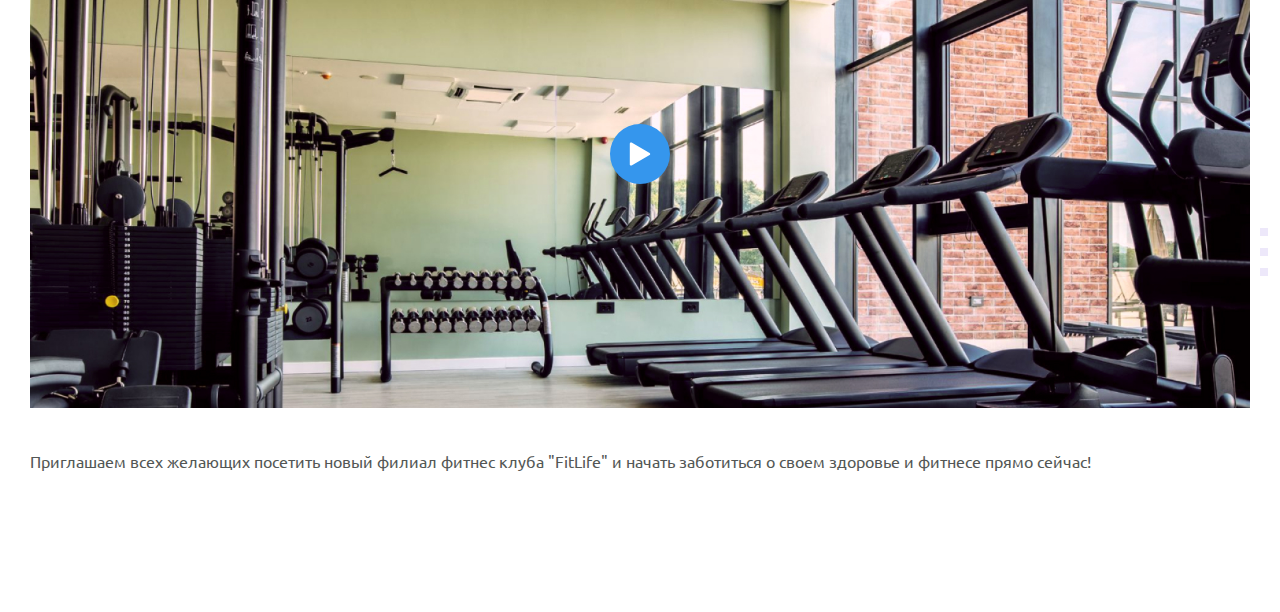
<file: fit-studio/article.html>
<!DOCTYPE html>
<html lang="ru">
  <head>
    <meta charset="UTF-8" />
    <meta name="viewport" content="width=device-width, initial-scale=1.0" />
    <title>Fit Studio - Открытие нового филиала!</title>
    <link rel="stylesheet" href="./css/normalize.css" />
    <link rel="stylesheet" href="./css/fonts.css" />
    <link rel="stylesheet" href="./css/article.css" />
  </head>
  <body>
    <article class="article">
      <div class="container">
        <h1 class="article-title article-title-large">
          Открытие нового филиала в центре города!
        </h1>
        <p class="article-text">
          Фитнес клуб «Fit.Studio» рад сообщить об открытии нового филиала
          в центре города. Новый клуб расположен в удобном месте, рядом
          с остановками общественного транспорта, что делает его доступным
          для всех жителей города. Новое просторное помещение оборудовано
          современными тренажёрами, зонами для групповых занятий и отдыха,
          а также сауной и бассейном.
        </p>
        <p class="article-text article-mb-1">
          Кроме того, в "FitLife" работают опытные тренеры, которые помогут
          составить индивидуальную программу тренировок и диеты для достижения
          желаемых результатов. Клиенты могут также воспользоваться услугами
          персональных тренировок и консультаций по здоровому образу жизни.
        </p>
        <div class="article-decor-wrapper article-decor-wrapper-1 article-mb-1">
          <img
            class="article-img"
            src="./images/gym-img.jpg"
            width="1220"
            height="512"
            alt="Тренажерный зал"
          />
        </div>
        <h2 class="article-title article-title-medium">Групповые занятия</h2>
        <p class="article-text">
          В новом филиале «Fit.Studio» будут проводиться различные групповые
          занятия. Каждый клиент сможет подобрать подходящий ему вид занятий
          и найти комфортную среду для тренировок.
        </p>
        <ul class="article-list article-text article-mb-1">
          <li class="article-item">Йога</li>
          <li class="article-item">Пилатес</li>
          <li class="article-item">Аэробика</li>
          <li class="article-item">Танцы</li>
          <li class="article-item">Силовые тренировки</li>
        </ul>
        <h2 class="article-title article-title-medium">Обзор нового филиала</h2>
        <div class="article-decor-wrapper article-decor-wrapper-2 article-mb-2">
          <button class="article-play-button">
            <img
              src="./images/play-icon.svg"
              width="24"
              height="24"
              alt="Запустить"
            />
          </button>
          <img
            class="article-img"
            src="./images/gym-img.jpg"
            width="1220"
            height="512"
            alt="Тренажерный зал"
          />
        </div>
        <p class="article-text">
          Приглашаем всех желающих посетить новый филиал фитнес клуба "FitLife"
          и начать заботиться о своем здоровье и фитнесе прямо сейчас!
        </p>
      </div>
    </article>
  </body>
</html>
</file>
<file: src/style.css>
*{padding: 0;margin: 0;border: 0;}
*,*:before,*:after{-webkit-box-sizing: border-box;box-sizing: border-box;}
:focus,:active{outline: none;}
a:focus,a:active{outline: none;}
nav,footer,header,aside{display: block;}
html,body{
    height:100%;width:100%;
    font-size:100%;line-height:1;-ms-text-size-adjust:100%;-moz-text-size-adjust:100%;-webkit-text-size-adjust:100%;}
input,button,textarea{font-family:inherit;}
input::-ms-clear{display: none;}
button{cursor: pointer;}
button::-moz-focus-inner{padding:0;border:0;}
a,a:visited{text-decoration: none;}
a:hover{text-decoration: none;}
ul li{list-style: none;}
img{vertical-align: top;}
h1,h2,h3,h4,h5,h6{font-size:inherit;font-weight: inherit;}
a{color:inherit;}



body {
    font-family: "Montserrat",SansSerif;
    color: black;
}

body.overflow {
    overflow: hidden;
}



.layout {
    display: -webkit-box;
    display: -ms-flexbox;
    display: flex;
    min-height: 100vh;
}

.sidebar {
    padding: 40px 24px 40px 0;
    -ms-flex-negative: 0;
    flex-shrink: 0;
    background-color: white;
}



.content {
    -webkit-box-flex: 1;
    -ms-flex-positive: 1;
    flex-grow: 1;
    background-color: #F4F4F4;
}

.container {
    display: -webkit-box;
    display: -ms-flexbox;
    display: flex;
    -webkit-box-orient: vertical;
    -webkit-box-direction: normal;
    -ms-flex-direction: column;
    flex-direction: column;
    -webkit-box-pack: center;
    -ms-flex-pack: center;
    justify-content: center;
    -webkit-box-align: center;
    -ms-flex-align: center;
    align-items: center;
    padding: 150px 60px 80px 60px;
}


.logo {
    margin-left: 60px;
    margin-bottom: 60px;
}

.sidebar__user {
    background-color: #F4F4F4;
    padding: 20px 30px;
    margin-left: 60px;
    margin-bottom: 100px;
    border-radius: 8px;
    border: 1px solid #DADEC9;
}

.sidebar__name {
    color:#161814;
    font-size: 18px;
    font-weight: 500;
    margin-bottom: 6px;
}

.sidebar__text {
    color: #AFB1A7;
    font-size: 13px;
    font-weight: 400;
    line-height: 130%; /* 16.9px */
}

.sidebar__item {
    width: 372px;
}

.sidebar__button {
    display: -webkit-box;
    display: -ms-flexbox;
    display: flex;
    -webkit-box-align: center;
    -ms-flex-align: center;
    align-items: center;
    gap: 10px;
    padding: 20px 60px;
    margin-bottom: 12px;
    border-radius: 0px 100px 100px 0px;
    -webkit-transition: all .5s;
    -o-transition: all .5s;
    transition: all .5s;
    cursor: pointer;
    width: 90%;
    color:#161814;
    font-size: 16px;
    font-weight: 500;
}

.sidebar__button.active , .sidebar__button:hover {
    width: 100%;
    background-color: #DAF765;
}


.content__title {
    color: #161814;
    font-size: 48px;
    font-weight: 700;
    margin-bottom: 40px;
}

.content__list {
    display: -webkit-box;
    display: -ms-flexbox;
    display: flex;
    -webkit-box-align: center;
    -ms-flex-align: center;
    align-items: center;
    -ms-flex-wrap: wrap;
    flex-wrap: wrap;
    gap: 20px;
}



.content__list-item  {
    cursor: pointer;
    padding: 12px 18px;
    background-color: #fff;
    border-radius: 10px;
    border: 1px solid #DADEC9;
    -webkit-transition: all .3s;
    -o-transition: all .3s;
    transition: all .3s;
}

.content__list-item:hover,.content__list-diplom:hover {
    background-color: #AFB1A7;
}

li a {
    padding: 12px 18px;

}


.content__list-diplom {
    -webkit-transition: all .3s;
    -o-transition: all .3s;
    transition: all .3s;
    display: inline-block;
    padding: 12px 18px;
    background-color: #fff;
    border-radius: 10px;
    border: 1px solid #DADEC9;
}

.content__decor {
    display: -webkit-box;
    display: -ms-flexbox;
    display: flex;
    -webkit-box-align: center;
    -ms-flex-align: center;
    align-items: center;
}

.content__decor-text {
    color:#BEDD44;
    font-size: 36px;
    font-weight: 700;
    line-height: 110%; /* 39.6px */
}

.content__block {
    max-width: 1200px;
}

.content__block.hidden {
    display: none;
}

.content__decor-img img{
    width: 100%;
}

.burger {
    display: none;
    padding: 5px;
    position: fixed;
    top: 3%;
    right: 7%;
    width: 40px;
    height: 40px;
    background-color: #161814;
    border-radius: 50%;
    z-index: 10;
    border: 1px solid #DAF765;
}

@media (max-width: 768px) {
    .burger {
        display: block;
    }

    .sidebar {
        -webkit-transition: all .3s;
        -o-transition: all .3s;
        transition: all .3s;
        -webkit-transform: translateX(-100%);
        -ms-transform: translateX(-100%);
        transform: translateX(-100%);
        position: fixed;
        top: 0;
        left: 0;
        bottom: 0;
        z-index: 5;
    }

    .sidebar.show {
        -webkit-transform: translateX(0%);
        -ms-transform: translateX(0%);
        transform: translateX(0%);
    }

    .overlay {
        opacity: 0;
        pointer-events: none;
        -webkit-transition: all .3s;
        -o-transition: all .3s;
        transition: all .3s;
        position: absolute;
        top: 0;
        right: 0;
        left: 0;
        bottom: 0;
        z-index: 3;
        background-color: #000000e0;
    }

    .overlay.show {
        opacity: 1;
        pointer-events: all;
    }

    .container {
        padding: 40px 20px;
        min-height: 100%;
    }

    .content__decor {
        margin-top: 20px;
        -webkit-box-orient: vertical;
        -webkit-box-direction: normal;
        -ms-flex-direction: column;
        flex-direction: column;
    }
}

@media (max-width: 400px) {
    .sidebar__user {
        margin-left: 0;
    }
}
</file>
<file: calendar/css/style.css>
table {
	border-collapse: collapse;
	border-spacing: 0;
}

td,
th,
caption {
	border: 1px solid #000;
}

caption {
	border-bottom: none;
	font-weight: bold;
}
.weekends {
	color: red;
}
</file>
<file: fit-studio/css/fonts.css>
@font-face {
  font-family: "Ubuntu";
  src: local("Ubuntu"), url("../fonts/UbuntuLight.woff2") format("woff2");
  font-weight: 300;
  font-style: normal;
  font-display: swap;
}

@font-face {
  font-family: "Ubuntu";
  src: local("Ubuntu"), url("../fonts/UbuntuRegular.woff2") format("woff2");
  font-weight: 400;
  font-style: normal;
  font-display: swap;
}

@font-face {
  font-family: "Ubuntu";
  src: local("Ubuntu"), url("../fonts/UbuntuMedium.woff2") format("woff2");
  font-weight: 500;
  font-style: normal;
  font-display: swap;
}

@font-face {
  font-family: "Oswald";
  src: local("Oswald"), url("../fonts/OswaldMedium.woff2") format("woff2");
  font-weight: 500;
  font-style: normal;
  font-display: swap;
}

@font-face {
  font-family: "Oswald";
  src: local("Oswald"), url("../fonts/OswaldSemiBold.woff2") format("woff2");
  font-weight: 600;
  font-style: normal;
  font-display: swap;
}
</file>
<file: fit-studio/css/globals.css>
html {
	font-family: Ubuntu, sans-serif;
	font-weight: 400;
}

*,
*::before,
*::after {
	box-sizing: border-box;
}

body {
	display: flex;
	flex-direction: column;
	min-height: 100vh;
}

h1,
h2,
h3,
h4,
h5,
h6,
p {
	margin: 0;
}

a {
	text-decoration: none;
}

.container {
	max-width: 1250px;
	margin: 0 auto;
	padding: 0 15px;
}

.text {
	font-weight: 400;
	font-size: 16px;
	line-height: 130%;
	color: #535755;
}

.button {
	display: inline-block;
	padding: 19px 32px;
	font-weight: 500;
	font-size: 15px;
	line-height: 130%;
	letter-spacing: 0.02em;
	text-transform: uppercase;
	text-align: center;
	color: #fff;
	background-color: #3596ed;
	transition: opacity 0.2s;
}

.button:hover {
	opacity: 0.85;
}

.section {
	margin-bottom: 140px;
}

.title-large {
	max-width: 596px;
	margin-bottom: 40px;
	font-family: Oswald;
	font-weight: 600;
	font-size: 48px;
	line-height: 115%;
	text-transform: uppercase;
	color: #2c332f;
}

.text-sub {
	font-weight: 300;
	font-size: 14px;
	letter-spacing: 0.04em;
	text-transform: uppercase;
	color: #858e8a;
}
</file>
<file: fit-studio/css/header.css>
.header__inner {
	display: flex;
	justify-content: space-between;
	align-items: center;
	gap: 10px;
	padding-top: 30px;
	padding-bottom: 30px;
	border-bottom: 1px solid #d3cbd9;
}

.header__phone {
	text-align: right;
}

.header__phone-text {
	margin-bottom: 8px;
}

.header__phone-link {
	font-weight: 500;
	font-size: 18px;
	color: #2c332f;
	transition: color 0.2s;
}

.header__phone-link:hover {
	color: #3596ed;
}
</file>
<file: fit-studio/css/index.css>
.hero {
	position: relative;
	padding-top: 80px;
}

.hero::after {
	content: "";
	position: absolute;
	bottom: 106px;
	z-index: -1;
	width: 100%;
	height: 48px;
	background: url("../images/decor-large-icon.svg") repeat-x;
}

.hero-container {
	display: flex;
	align-items: center;
	gap: 28px;
}

.hero h1 {
	margin-bottom: 40px;
	font-family: Oswald, sans-serif;
	font-weight: 600;
	font-size: 62px;
	line-height: 115%;
	text-transform: uppercase;
	color: #2c332f;
}
.hero h1 strong {
	font-weight: 600;
	color: #3596ed;
}

.hero-info .text {
	margin-bottom: 140px;
	max-width: 440px;
}

.hero-images {
	position: relative;
	display: flex;
}

.hero-choose {
	position: absolute;
	top: 40px;
	left: 50%;
	transform: translateX(-50%);
	max-width: 163px;
	padding: 22px;
	background: rgb(255 255 255 / 0.9);
	border: 1px solid #535755;
	text-align: center;
}

.news-container {
	display: flex;
	gap: 28px;
}

.news-article {
	display: flex;
	flex-direction: column;
	max-width: 284px;
	border-color: #fff;
	border: 1px solid #d3cbd9;
	overflow: hidden;
}

.news-article img {
	display: block;
}

.news-info {
	padding: 20px 20px 0;
	margin-bottom: 12px;
}

.news-date {
	margin-bottom: 8px;
	display: inline-block;
}

.news-article footer {
	padding: 0 20px 20px;
	margin-top: auto;
}

.news-link {
	display: inline-flex;
	align-items: center;
	gap: 8px;
	font-weight: 400;
	font-size: 16px;
	line-height: 130%;
	color: #3596ed;
}

.news-link:hover::after {
	transform: translateX(5px);
}

.news-link::after {
	content: "";
	display: inline-block;
	width: 22px;
	height: 9px;
	background-image: url("../images/arrow-right-icon.svg");
	transition: 0.2s;
}
</file>
<file: fit-studio/css/footer.css>
.footer {
	padding: 60px 0 40px;
	margin-top: auto;
	background-image: linear-gradient(
		90deg,
		rgba(73, 169, 255, 0.2) 0%,
		rgba(252, 124, 217, 0.2) 100%
	);
	text-align: center;
}

.footer-top {
	padding-bottom: 40px;
	margin-bottom: 40px;
	border-bottom: 1px solid #d3cbd9;
}

.footer-logo {
	display: inline-block;
	margin-bottom: 20px;
}

.menu ul {
	display: flex;
	list-style: none;
	justify-content: center;
	align-items: center;
	gap: 60px;
	margin: 0;
	padding: 0;
}

.menu a {
	font-weight: 400;
	font-size: 16px;
	line-height: 130%;
	color: #535755;
	transition: color 0.2s;
}

.menu a:hover {
	color: #3596ed;
}

.copyright {
	font-weight: 400;
	font-size: 14px;
	letter-spacing: 0.04em;
	color: #858e8a;
}
</file>
<file: form/css/style.css>
* {
  box-sizing: border-box;
}

body {
  display: flex;
  justify-content: center;
  align-items: center;
  font-family: sans-serif;
  min-height: 100vh;
}

.form {
  border: 1px solid #333;
  border-radius: 6px;
  max-width: 400px;
  width: 100%;
  padding: 30px;
}

.form-group {
  border: none;
  padding: 0;
}

.form-group-title {
  font-weight: 700;
  padding: 0;
  margin-bottom: 15px;
}

.label {
  display: inline-block;
  margin-bottom: 10px;
}

.textarea {
  max-height: 150px;
  min-height: 30px;
  resize: vertical;
}

.input,
.textarea {
  border: 1px solid #333;
  border-radius: 6px;
  width: 100%;
  padding: 5px 12px;
  margin-bottom: 20px;
  outline: none;
}

.input:disabled,
.textarea:disabled {
  opacity: 0.5;
}

.checkbox-label {
  padding-left: 22px;
}

.checkbox {
  position: absolute;
  appearance: none;
  outline: none;
}

.checkbox::after {
  content: "";
  position: absolute;
  width: 16px;
  height: 16px;
  margin-left: -22px;
  border: 1px solid #333;
  border-radius: 4px;
  cursor: pointer;
}

.checkbox:checked::after {
  background: url("../images/check-icon.svg") no-repeat center, #9e1fff;
}

.checkbox-text {
  font-size: 14px;
}

.button {
  border: none;
  border-radius: 6px;
  padding: 6px 18px;
  background-color: #9e1fff;
  color: #fff;
  cursor: pointer;
  transition: opacity 0.2s;
}

.button:hover {
  opacity: 0.85;
}

.button:not(:disabled):active {
  background-color: #8719db;
}

.button:disabled,
.checkbox:disabled::after {
  opacity: 0.5;
  cursor: not-allowed;
}

.input:focus-visible,
.textarea:focus-visible,
.checkbox:focus-visible::after,
.button:focus-visible {
  outline: 2px solid #9e1fff;
  outline-offset: 1px;
}
</file>
<file: grid/index.css>
html {
	font-family: sans-serif;
	font-size: 50px;
}

* {
	box-sizing: border-box;
}

body {
	min-width: 375px;
	margin: 0;
}

.wrapper {
	display: grid;
	grid-template-columns: repeat(12, 1fr);
}

.header {
	background-color: red;
	padding-bottom: 30px;
	padding-top: 30px;
}

.header:nth-child(1) {
	grid-column: 1 / 12 span;
}

.aside {
	background-color: yellow;
	padding-bottom: 30px;
	padding-top: 30px;
}

.aside:nth-child(2) {
	grid-column: 1 / 2 span;
}

.main {
	background-color: green;
	padding-top: 30px;
	padding-bottom: 30px;
}

.main:nth-child(3) {
	grid-column: 3 / 12 span;
}

.container {
	max-width: 1280px;
	padding: 0 15px;
	margin: 0 auto;
}

.grid-container {
	display: grid;
	justify-content: center;
	grid-template-columns: repeat(4, 1fr);
	gap: 10px;
}

.article {
	min-height: 390px;
	max-width: 330px;
	background-color: orange;
}

.footer {
	background-color: blue;
	padding-bottom: 40px;
	padding-top: 40px;
}

.footer:nth-child(4) {
	grid-column: 1 / 12 span;
}

@media (width <= 1200px) {
	.grid-container {
		grid-template-columns: repeat(3, 1fr);
	}
}

@media (width <= 768px) {
	.grid-container {
		grid-template-columns: repeat(2, 1fr);
	}
	.wrapper {
		grid-template-columns: repeat(10, 1fr);
	}
	.footer:nth-child(4) {
		grid-column: 1 / 10 span;
	}
	.header:nth-child(1) {
		grid-column: 1 / 10 span;
	}
	.aside {
		display: none;
	}
	.main:nth-child(3) {
		grid-column: 1 / 10 span;
	}
}

@media (width <= 576px) {
	.grid-container {
		grid-template-columns: repeat(1, 1fr);
	}
	.wrapper {
		grid-template-columns: repeat(10, 1fr);
	}
	.footer:nth-child(4) {
		grid-column: 1 / 10 span;
	}
	.header:nth-child(1) {
		grid-column: 1 / 10 span;
	}
	.aside {
		display: none;
	}
	.main:nth-child(3) {
		grid-column: 1 / 10 span;
	}
}
</file>
<file: header/index.css>
html {
	font-family: sans-serif;
}

body * {
	box-sizing: border-box;
}

header {
	max-width: 1280px;
	padding: 15px;
	margin: 0 auto;
	display: flex;
	align-items: center;
	justify-content: space-between;
	border-bottom: 4px solid #a0a0a0;
	flex-wrap: wrap;
}

.logo {
	background: #000;
	width: 40px;
	height: 40px;
	cursor: pointer;
}

a {
	color: #000;
}

div {
	padding: 15px;
}

.nav {
	padding: 0px 10px;
}

.tel {
	text-decoration: none;
	padding: 15px 0;
}
</file>
<file: homeworklesson34/css/style.css>
.some-text1 {
  font-family: "Arial", sans-serif;
  font-size: 20px;
  line-height: 30px;
  text-align: justify;
  font-weight: 300;
  font-style: italic;
}

.some-text2 {
  font-family: "Helvetica", sans-serif;
  text-decoration: line-through;
}

.some-text3 {
  font-family: "Courier New", serif;
  text-align: center;
  text-transform: uppercase;
}

.some-text4 {
  font-family: "Verdana", sans-serif;
  text-decoration: overline wavy;
  word-spacing: 30px;
}

.some-text5 {
  font-family: "Georgia", serif;
  letter-spacing: 5px;
  text-decoration: underline 5px;
}
</file>
<file: kartochka/css/style.css>
fieldset {
	font-family: sans-serif;
	border-radius: 5px;
	max-width: 350px;
	border: 2px solid #7e7e7e;
}
p {
	margin-left: 2px;
	font-weight: bold;
}
legend {
	margin-top: 10px;
	margin-bottom: 5px;
}
.forma {
	border-radius: 5px;
	height: 20px;
	padding-left: 10px;
	border: 2px solid #7e7e7e;
	min-width: 250px;
}

textarea {
	border-radius: 5px;
	border: 2px solid #7e7e7e;
	max-width: 250px;
	min-width: 250px;
	padding-left: 10px;
	min-height: 40px;
}

.label {
	display: block;
	font-size: 14px;
}
.checkbox {
	cursor: pointer;
	margin-top: 10px;
}

button {
	cursor: pointer;
	display: block;
	margin: 10px;
	border-radius: 5px;
	border: none;
	padding: 5px 15px 5px;
}
</file>
<file: fit-studio/css/article.css>
html {
  font-family: Ubuntu, sans-serif;
  font-weight: 400;
}

body * {
  box-sizing: border-box;
}

h1,
h2,
h3,
h4,
h5,
h6,
p {
  margin: 0;
}

.container {
  max-width: 1250px;
  margin: 0 auto;
  padding: 0 15px;
}

.article {
  padding-top: 80px;
  padding-bottom: 120px;
}

.article-title {
  max-width: 596px;
  margin-bottom: 40px;
  font-family: Oswald;
  font-weight: 600;
  line-height: 115%;
  text-transform: uppercase;
  color: #2c332f;
}

.article-title-large {
  font-size: 48px;
}

.article-title-medium {
  font-size: 36px;
}

.article-text {
  margin-bottom: 20px;
  font-weight: 400;
  font-size: 16px;
  line-height: 130%;
  color: #535755;
}

.article-mb-1 {
  margin-bottom: 80px;
}

.article-mb-2 {
  margin-bottom: 40px;
}

.article-decor-wrapper {
  position: relative;
}

.article-decor-wrapper::before {
  content: "";
  position: absolute;
  z-index: -1;
  background: url("../images/decor-icon.svg") no-repeat;
  width: 528px;
  height: 48px;
}

.article-decor-wrapper-1::before {
  top: 100px;
  left: -350px;
}

.article-decor-wrapper-2::before {
  right: -350px;
  bottom: 136px;
}

.article-img,
.article-video {
  width: 100%;
}

.article-list {
  margin-top: 0;
  padding-left: 16px;
}

.article-item {
  margin-bottom: 12px;
}

.article-item::marker {
  font-size: 22px;
  color: #3596ed;
}

.article-play-button {
  position: absolute;
  top: 50%;
  left: 50%;
  transform: translate(-50%, -50%);
  display: flex;
  align-items: center;
  justify-content: center;
  width: 60px;
  height: 60px;
  padding: 0;
  background-color: #3596ed;
  border: none;
  border-radius: 50%;
  cursor: pointer;
}
</file>
<file: nike/css/index.css>
/* base */
@import "./base/normalize.css";
@import "./base/fonts.css";
@import "./base/vars.css";
@import "./base/globals.css";

/* blocks */
@import "./blocks/header.css";
@import "./blocks/menu.css";
@import "./blocks/burger.css";
@import "./blocks/hero.css";
@import "./blocks/air-mag.css";
@import "./blocks/product.css";
</file>
